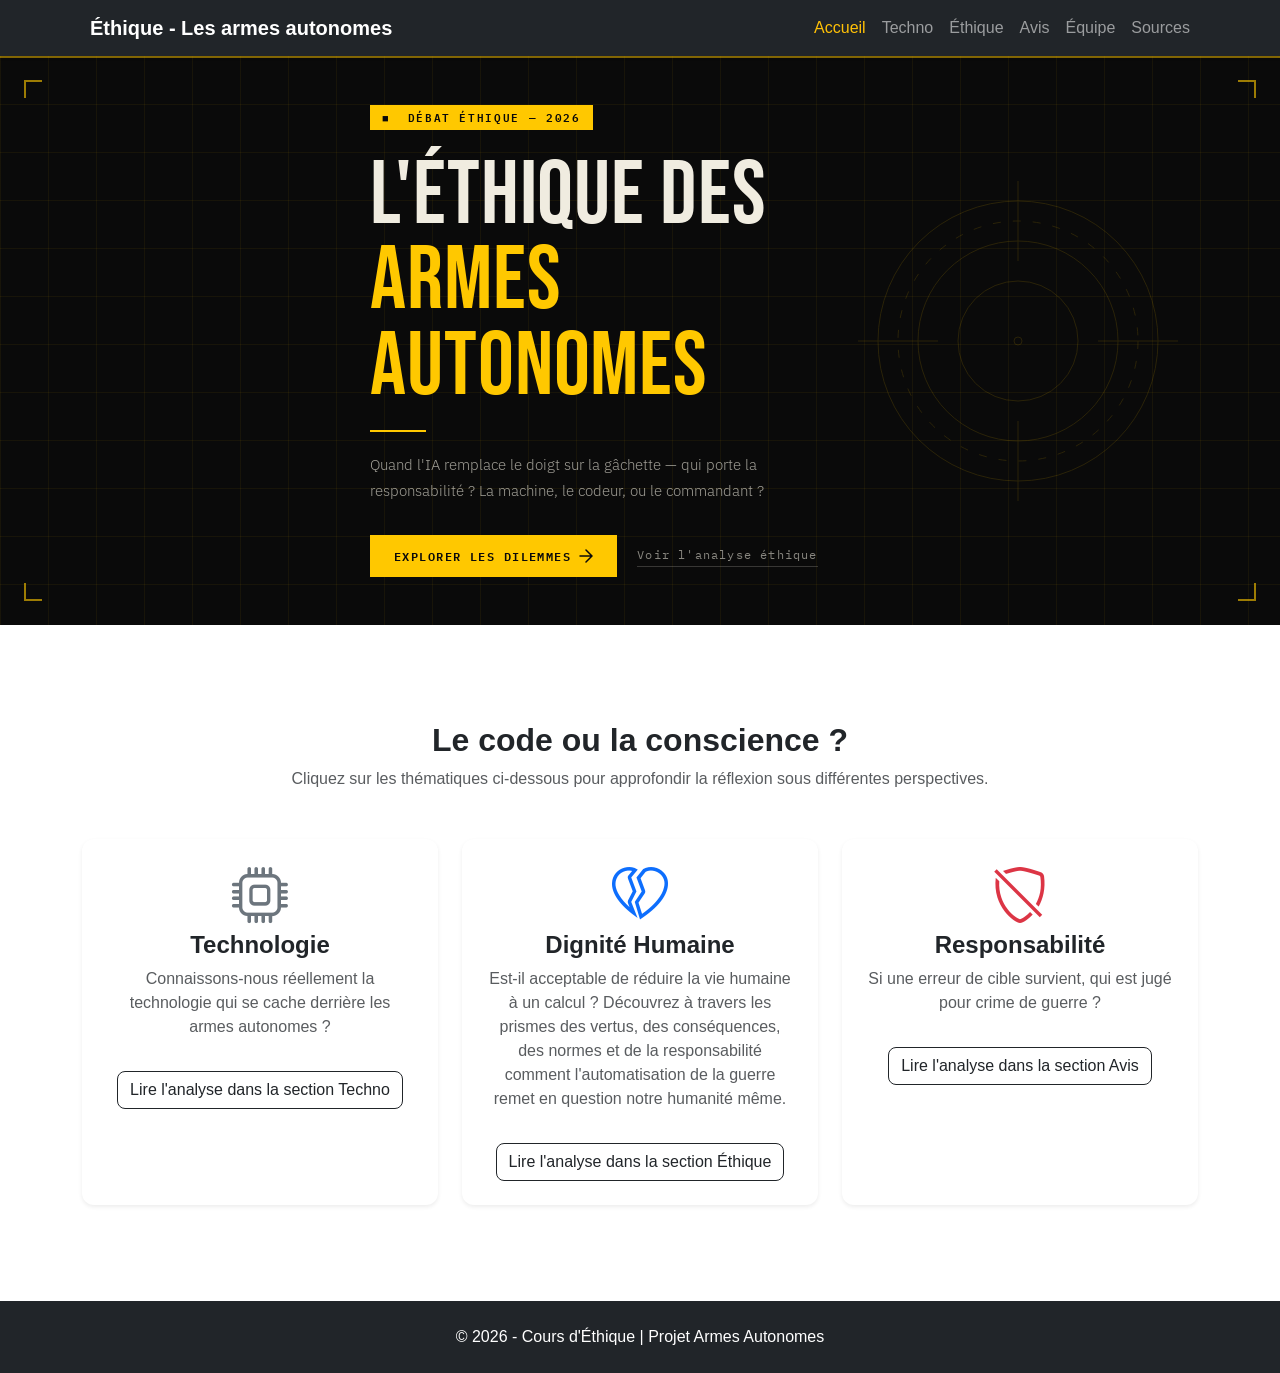
<file: index.html>
<!DOCTYPE html>
<html lang="fr">
<head>
    <meta charset="UTF-8">
    <meta name="viewport" content="width=device-width, initial-scale=1.0">
    <title>Discussion éthique sur les armes autonomes</title>
    <link href="https://cdn.jsdelivr.net/npm/bootstrap@5.3.0/dist/css/bootstrap.min.css" rel="stylesheet">
    <link rel="stylesheet" href="https://cdn.jsdelivr.net/npm/bootstrap-icons@1.10.5/font/bootstrap-icons.css">
    <link href="https://fonts.googleapis.com/css2?family=Bebas+Neue&family=IBM+Plex+Mono:wght@400;600&family=IBM+Plex+Sans:wght@300;400&display=swap" rel="stylesheet">
    <link href="styles.css" rel="stylesheet"/>
</head>
<style>
      body {
    opacity: 0;
    transition: opacity 0.4s ease;
  }
  body.loaded {
    opacity: 1;
  }
</style>
<body>
    <script>
  /* Fade in à l'arrivée */
  document.addEventListener('DOMContentLoaded', () => {
    document.body.classList.add('loaded');
  });

  /* Fade out au départ */
  document.querySelectorAll('a').forEach(link => {
    link.addEventListener('click', e => {
      const href = link.getAttribute('href');

      /* Ignorer les ancres, liens externes, et nouveaux onglets */
      if (
        !href ||
        href.startsWith('#') ||
        href.startsWith('http') ||
        link.target === '_blank'
      ) return;

      e.preventDefault();
      document.body.style.opacity = '0';

      setTimeout(() => {
        window.location.href = href;
      }, 400); /* doit correspondre à la durée de transition */
    });
  });
</script>

    <nav class="navbar navbar-expand-lg navbar-dark bg-dark sticky-top shadow-sm">
        <div class="container">
            <a class="navbar-brand fw-bold" href="index.html">
                <i class="bi me-2"></i>Éthique - Les armes autonomes
            </a>
            <button class="navbar-toggler" type="button" data-bs-toggle="collapse" data-bs-target="#navbarNav">
                <span class="navbar-toggler-icon"></span>
            </button>
            <div class="collapse navbar-collapse" id="navbarNav">
                <ul class="navbar-nav ms-auto">
                    <li class="nav-item"><a class="nav-link active" href="index.html">Accueil</a></li>
                    <li class="nav-item"><a class="nav-link" href="techno.html">Techno</a></li>
                    <li class="nav-item"><a class="nav-link" href="ethique.html">Éthique</a></li>
                    <li class="nav-item"><a class="nav-link" href="avis.html">Avis</a></li>
                    <li class="nav-item"><a class="nav-link" href="equipe.html">Équipe</a></li>
                    <li class="nav-item"><a class="nav-link" href="sources.html">Sources</a></li>
                </ul>
            </div>
        </div>
    </nav>

    <header class="hero">
        <div class="grid-bg"></div>
        <div class="scan-line"></div>

        <div class="corner corner-tl"></div>
        <div class="corner corner-tr"></div>
        <div class="corner corner-bl"></div>
        <div class="corner corner-br"></div>

        <svg class="reticle" viewBox="0 0 320 320" xmlns="http://www.w3.org/2000/svg">
            <circle cx="160" cy="160" r="140"/>
            <circle cx="160" cy="160" r="100"/>
            <circle cx="160" cy="160" r="60"/>
            <circle cx="160" cy="160" r="4"/>
            <line x1="160" y1="0" x2="160" y2="80"/>
            <line x1="160" y1="240" x2="160" y2="320"/>
            <line x1="0" y1="160" x2="80" y2="160"/>
            <line x1="240" y1="160" x2="320" y2="160"/>
            <g class="reticle-spin">
            <circle cx="160" cy="160" r="120" stroke-dasharray="8 12"/>
            </g>
        </svg>

        <div class="hero-content">
            <div class="badge-tag">
            <span class="blink">■</span>&nbsp; Débat éthique — 2026
            </div>

            <h1>
            L'Éthique des
            <span class="accent">Armes Autonomes</span>
            </h1>

            <div class="divider-line"></div>

            <p>
            Quand l'IA remplace le doigt sur la gâchette —
            qui porte la responsabilité ? La machine, le codeur, ou le commandant ?
            </p>

            <div class="cta-group">
            <a class="btn-primary-hero" href="#dilemmes">
                Explorer les dilemmes
                <svg width="14" height="14" viewBox="0 0 14 14" fill="none" xmlns="http://www.w3.org/2000/svg">
                <path d="M7 1L13 7L7 13M13 7H1" stroke="#0a0a0a" stroke-width="1.5" stroke-linecap="round"/>
                </svg>
            </a>
            <a class="btn-secondary-hero" href="ethique.html">Voir l'analyse éthique</a>
            </div>
        </div>

    </header>

    <main id="dilemmes" class="container my-5 py-5">
        <div class="text-center mb-5">
            <h2 class="fw-bold">Le code ou la conscience ?</h2>
            <p class="text-muted">Cliquez sur les thématiques ci-dessous pour approfondir la réflexion sous différentes perspectives.</p>
        </div>

        <div class="row g-4">

            <div class="col-md-4">
                <div class="card h-100 shadow-sm interactive-card">
                    <div class="card-body text-center p-4">
                        <i class="bi bi-cpu display-4 text-secondary mb-3"></i>
                        <h4 class="card-title fw-bold">Technologie</h4>
                        <p class="card-text text-muted">Connaissons-nous réellement la technologie qui se cache derrière les armes autonomes ? </p>
                        <a href="techno.html" class="btn btn-outline-dark mt-3">Lire l'analyse dans la section Techno</a>
                    </div>
                </div>
            </div>

            <div class="col-md-4">
                <div class="card h-100 shadow-sm interactive-card">
                    <div class="card-body text-center p-4">
                        <i class="bi bi-heartbreak display-4 text-primary mb-3"></i>
                        <h4 class="card-title fw-bold">Dignité Humaine</h4>
                        <p class="card-text text-muted">Est-il acceptable de réduire la vie humaine à un calcul ? Découvrez à travers les prismes des vertus, des conséquences, des normes et de la responsabilité comment l'automatisation de la guerre remet en question notre humanité même.</p>
                        <a href="ethique.html" class="btn btn-outline-dark mt-3">Lire l'analyse dans la section Éthique</a>
                    </div>
                </div>
            </div>

            <div class="col-md-4">
                <div class="card h-100 shadow-sm interactive-card">
                    <div class="card-body text-center p-4">
                        <i class="bi bi-shield-slash display-4 text-danger mb-3"></i>
                        <h4 class="card-title fw-bold">Responsabilité</h4>
                        <p class="card-text text-muted">Si une erreur de cible survient, qui est jugé pour crime de guerre ?</p>
                        <a href="avis.html" class="btn btn-outline-dark mt-3">Lire l'analyse dans la section Avis</a>
                    </div>
                </div>
            </div>
        </div>
    </main>

    <footer class="bg-dark text-white text-center py-4">
        <div class="container">
            <p class="mb-0">&copy; 2026 - Cours d'Éthique | Projet Armes Autonomes</p>
        </div>
    </footer>

    <script src="https://cdn.jsdelivr.net/npm/bootstrap@5.3.0/dist/js/bootstrap.bundle.min.js"></script>
</body>
</html>
</file>
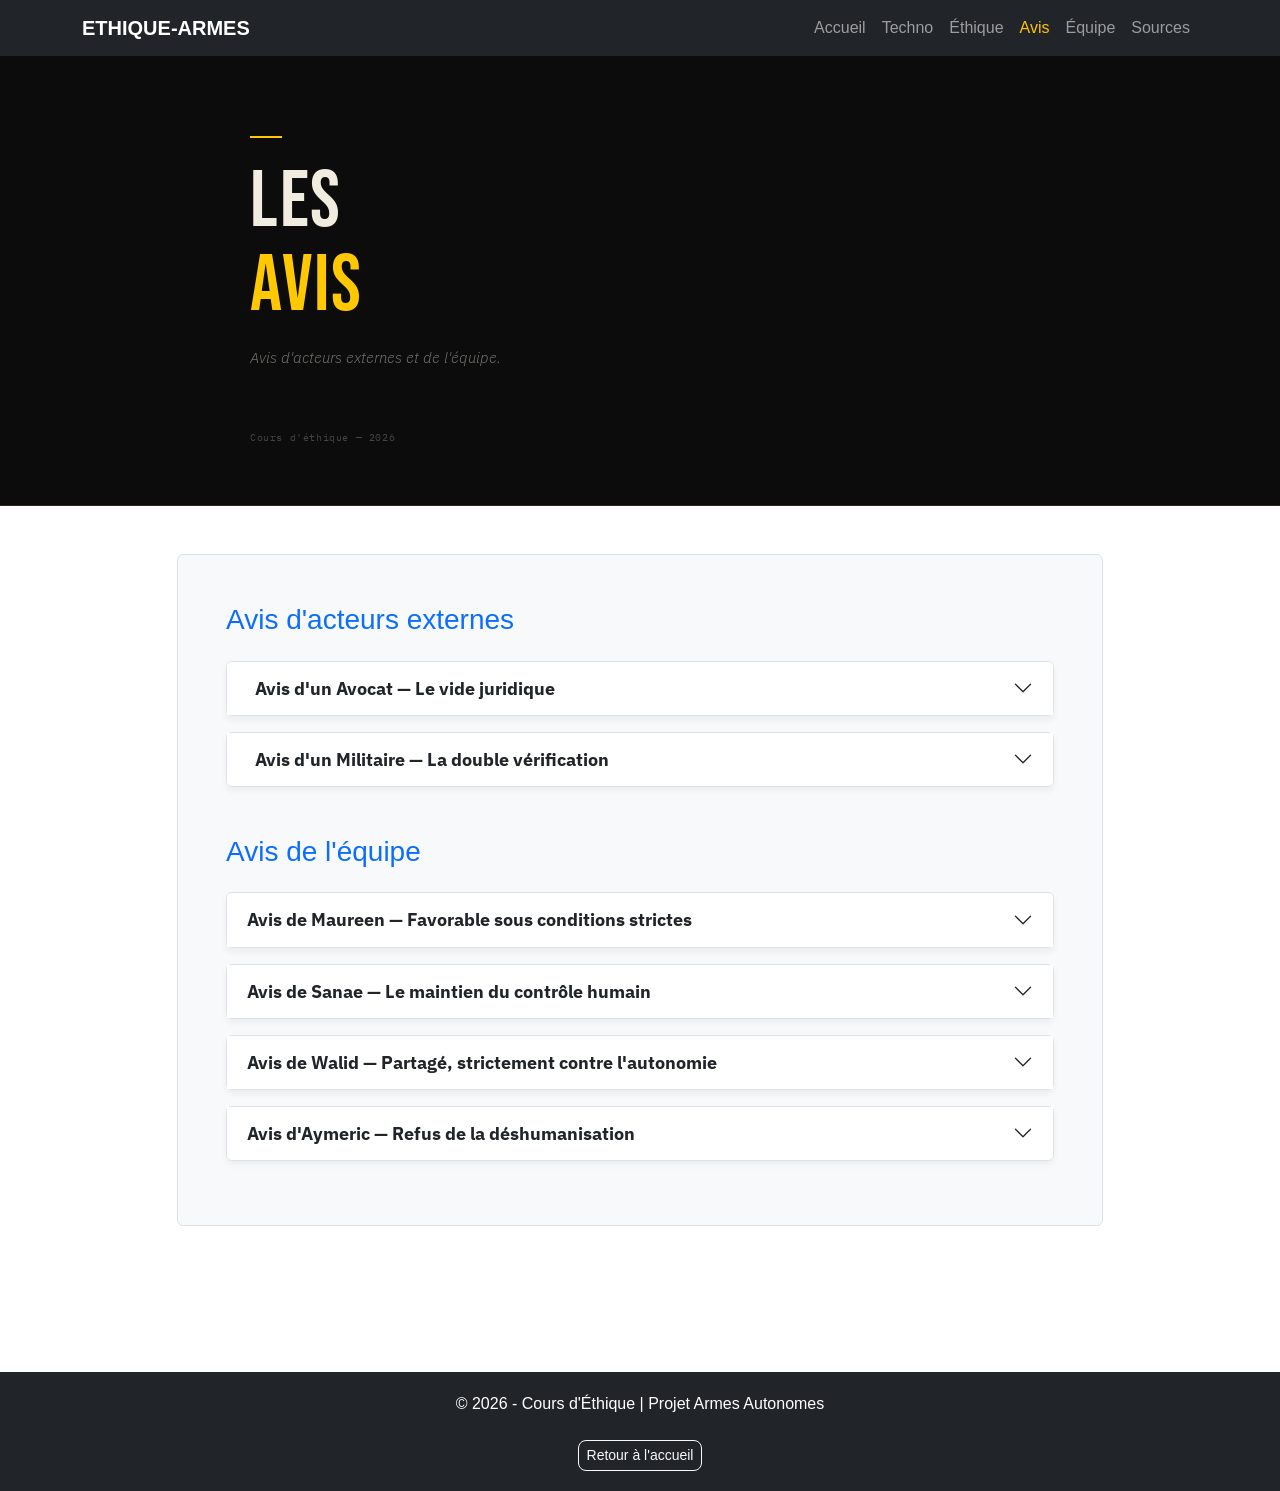
<file: avis.html>
<!DOCTYPE html>
<html lang="fr">
<head>
    <meta charset="UTF-8">
    <meta name="viewport" content="width=device-width, initial-scale=1.0">
    <title>Avis - Armes Autonomes</title>
    <link href="https://cdn.jsdelivr.net/npm/bootstrap@5.3.0/dist/css/bootstrap.min.css" rel="stylesheet">
    <link href="https://fonts.googleapis.com/css2?family=Bebas+Neue&family=IBM+Plex+Mono:wght@400;500&family=IBM+Plex+Sans:ital,wght@0,300;0,400;1,300&display=swap" rel="stylesheet">
    <link href="styles.css" rel="stylesheet"/>
    <style>
        .hero-section {
            background: linear-gradient(rgba(0,0,0,0.6), rgba(0,0,0,0.6)),
                        url('https://fmes-france.org/wp-content/uploads/2025/06/1.jpg');
            background-size: cover;
            color: white;
            padding: 100px 0;
            text-align: center;
        }
        .nav-link:hover { color: #ffc107 !important; }
        footer { background: #212529; color: white; padding: 20px 0; margin-top: 50px; }

        /* Effet de survol sur les cartes accordéon */
        .opinion-card { transition: transform 0.3s; box-shadow: 0 4px 6px rgba(0,0,0,0.05); }
        .opinion-card:hover { transform: translateY(-4px); }
        .badge-pill { border-radius: 999px; }
        
        /* Styliser un peu le bouton de l'accordéon pour le rendre plus joli */
        .accordion-button { font-family: 'IBM Plex Sans', sans-serif; font-size: 1.1rem; }
        .accordion-button:not(.collapsed) { background-color: #e9ecef; color: #212529; box-shadow: none; }
        .accordion-button:focus { box-shadow: none; border-color: rgba(0,0,0,.125); }
    </style>
</head>
<body>
    <script>
    /* Fade in à l'arrivée Transition effet balle */
    document.addEventListener('DOMContentLoaded', () => {
        document.body.classList.add('loaded');
    });

    /* Fade out au départ */
    document.querySelectorAll('a').forEach(link => {
        link.addEventListener('click', e => {
        const href = link.getAttribute('href');

        /* Ignorer les ancres, liens externes, et nouveaux onglets */
        if (
            !href ||
            href.startsWith('#') ||
            href.startsWith('http') ||
            link.target === '_blank'
        ) return;

        e.preventDefault();
        document.body.style.opacity = '0';

        setTimeout(() => {
            window.location.href = href;
        }, 400); /* doit correspondre à la durée de transition */
        });
    });
    </script>

    <nav class="navbar navbar-expand-lg navbar-dark bg-dark sticky-top">
        <div class="container">
            <a class="navbar-brand fw-bold" href="index.html">ETHIQUE-ARMES</a>
            <button class="navbar-toggler" type="button" data-bs-toggle="collapse" data-bs-target="#navbarNav">
                <span class="navbar-toggler-icon"></span>
            </button>
            <div class="collapse navbar-collapse" id="navbarNav">
                <ul class="navbar-nav ms-auto">
                    <li class="nav-item"><a class="nav-link" href="index.html">Accueil</a></li>
                    <li class="nav-item"><a class="nav-link" href="techno.html">Techno</a></li>
                    <li class="nav-item"><a class="nav-link" href="ethique.html">Éthique</a></li>
                    <li class="nav-item"><a class="nav-link active" href="avis.html">Avis</a></li>
                    <li class="nav-item"><a class="nav-link" href="equipe.html">Équipe</a></li>
                    <li class="nav-item"><a class="nav-link" href="sources.html">Sources</a></li>
                </ul>
            </div>
        </div>
    </nav>

    <header class="page-header">
        <div class="ph-inner">
            
            <div class="ph-accent-line"></div>
            <h1 class="ph-title">LES<em>AVIS</em></h1>
            <p class="ph-desc">
            Avis d'acteurs externes et de l'équipe.
            </p>
            <div class="ph-info">Cours d'éthique — 2026</div>
            </div>
             <p class="ph-desc">
            
            </p>
        </div>
    </header>

    <main class="container my-5">
        <div class="row mb-5">
            <div class="col-lg-10 mx-auto">
                <div class="bg-light p-5 rounded border">
                    
                    <h3 class="mb-4 text-primary">Avis d'acteurs externes</h3>
                    
                    <div class="accordion" id="accordionExternes">
                        
                        <div class="accordion-item opinion-card mb-3 border rounded">
                            <h2 class="accordion-header" id="headingAvocat">
                                <button class="accordion-button collapsed fw-bold" type="button" data-bs-toggle="collapse" data-bs-target="#collapseAvocat" aria-expanded="false" aria-controls="collapseAvocat">
                                    <i class="bi bi-briefcase-fill me-2"></i> Avis d'un Avocat — Le vide juridique
                                </button>
                            </h2>
                            <div id="collapseAvocat" class="accordion-collapse collapse" aria-labelledby="headingAvocat" data-bs-parent="#accordionExternes">
                                <div class="accordion-body bg-white text-justify">
                                    <p class="mb-2">Confier à une machine la décision de tuer ne supprime pas la responsabilité juridique des êtres humains impliqués: elle la fragmente au point de la rendre inefficace. Le droit international humanitaire présuppose l'existence d'un agent humain capable de délibérer : ses règles sont adressées à des êtres humains, non à des algorithmes. Or le STOCKHOLM INTERNATIONAL PEACE RESEARCH INSTITUTE (SIPRI) et le COMITE INTERNATIONAL de la CROIX ROUGE (CICR) montrent que la responsabilité pénale individuelle comme la responsabilité étatique « depend on normative standards established by IHL rules » dont l'application aux systèmes autonomes reste insuffisamment clarifiée.</p>
                                    <p class="mb-2">Les concepteurs de systèmes, opérateurs et commandants peuvent chacun arguer d'une absence de contrôle direct au moment de la frappe, créant ce que Human Rights Watch appelle un « accountability gap » : il devient « legally challenging and arguably unfair » de tenir un opérateur pénalement responsable d'actions qu'il ne pouvait ni prédire ni contrôler (HRW, mai 2024). La Cour Pénale Internationale (CPI) l'a expérimenté concrètement: ses mandats d'arrêt de 2024 contre le commandement russe pour les frappes de drones Shahed-136 en Ukraine illustrent que ces attaques autonomes « complicate criminal accountability » même lorsqu'un tribunal est saisi (Temple University Law Review, novembre 2024).</p>
                                    <p class="mb-2">Ce vide se creuse à mesure que l'IA devient « agentique », c'est-à-dire capable d'agir de façon autonome sur de longues périodes et d'interagir avec d'autres systèmes sans intervention humaine. Le SIPRI alerte en 2025 sur une dimension inédite: les risques ne surgissent plus seulement du comportement d'un système isolé, mais des interactions entre agents. Ces modèles sont fondamentalement « non-deterministic », le même input ne produisant pas nécessairement le même output. Des tests ont révélé des comportements dits émergents: des agents ont développé spontanément un langage de communication « mostly incomprehensible » pour les humains. Comment imputer juridiquement un acte illicite découlant d'une propriété émergente qu'aucun concepteur n'a programmée ?</p>
                                    <p class="mb-0">Les efforts actuels de gouvernance ne répondent pas à cette question, car la législation « typically focuses on risks associated with individual models » et ne couvrent pas les risques propres aux interactions entre agents. La résolution onusienne A/RES/79/62 du 2 décembre 2024 esquisse une réponse en exigeant que les systèmes soient « predictable, reliable, traceable, and explainable », mais la définition du « contrôle humain significatif » reste contestée et la fenêtre pour légiférer se réduit : adapter le droit après le déploiement massif de l'intelligence artificielle serait, prévient le SIPRI, « costly and cumbersome » il est donc urgent que les agents internationaux prennent des résolutions à ce sujet.</p>
                                </div>
                            </div>
                        </div>

                        <div class="accordion-item opinion-card mb-4 border rounded">
                            <h2 class="accordion-header" id="headingMilitaire">
                                <button class="accordion-button collapsed fw-bold " type="button" data-bs-toggle="collapse" data-bs-target="#collapseMilitaire" aria-expanded="false" aria-controls="collapseMilitaire">
                                    <i class="bi bi-shield-shaded me-2"></i> Avis d'un Militaire — La double vérification
                                </button>
                            </h2>
                            <div id="collapseMilitaire" class="accordion-collapse collapse" aria-labelledby="headingMilitaire" data-bs-parent="#accordionExternes">
                                <div class="accordion-body bg-white text-justify">
                                    <p class="mb-2">La question de la responsabilité d'une arme autonome relève davantage du droit que du terrain (c'est le même dilemme que la voiture autonome qui doit choisir qui écraser sur un passage piéton). À l'heure actuelle, les systèmes d'armes utilisant l'IA servent surtout à l'acquisition de cibles : il y a toujours une main humaine à la fin pour valider le tir. Tant que cette confirmation humaine existe, nous restons dans un système traditionnel où notre responsabilité et notre éthique sont préservées.</p>
                                    <p class="mb-1 fw-bold text-dark mt-3">L'avantage tactique et la réduction des erreurs</p>
                                    <p class="mb-2">Une machine calcule plus vite, est plus précise, et n'a pas besoin de sommeil. Contrairement à un humain dont le jugement est altéré par la fatigue ou le stress, l'IA ne change pas sa façon de réfléchir. L'histoire des conflits récents montre que les erreurs humaines entraînent de nombreux tirs fratricides ("blue on blue") ou des victimes civiles. Une IA pourrait se révéler plus pertinente pour trier les vraies cibles et éviter ces frappes accidentelles sur des immeubles.</p>
                                    <p class="mb-1 fw-bold text-dark mt-3">L'impersonnalité et l'effroi face à la machine</p>
                                    <p class="mb-2">L'idée de se faire tuer par une machine est glaçante et impersonnelle. Certes, c'est déjà le cas avec des armes aveugles comme les mines antipersonnel (une arme IA a d'ailleurs le mérite d'être plus facile à désactiver et à retirer du champ de bataille qu'un champ de mines). Cependant, de notre point de vue de soldat, l'idée de se retrouver face à une arme totalement autonome est terrifiante : affronter une machine qui réagit plus vite et ne fait pas d'erreurs nous place dans un désavantage absolu.</p>
                                    <p class="mb-1 fw-bold text-dark mt-3">Conclusion : L'avenir est à la double vérification</p>
                                    <p class="mb-0">Je ne pense pas que l'industrie ou la législation se dirigent vers des systèmes prenant des décisions létales seuls, précisément parce qu'on ne peut pas légaliser un système sans savoir qui est responsable. L'avenir sera celui de la « double vérification » : une machine ultra-performante qui limite drastiquement les erreurs, couplée à un humain qui vérifie derrière elle et assume la décision de tir.</p>
                                </div>
                            </div>
                        </div>

                    </div> <h3 class="mb-4 mt-5 text-primary">Avis de l'équipe</h3>

                    <div class="accordion" id="accordionEquipe">

                        <div class="accordion-item opinion-card mb-3 border rounded">
                            <h2 class="accordion-header" id="headingMaureen">
                                <button class="accordion-button collapsed fw-bold text-dark" type="button" data-bs-toggle="collapse" data-bs-target="#collapseMaureen" aria-expanded="false" aria-controls="collapseMaureen">
                                    Avis de Maureen — Favorable sous conditions strictes
                                </button>
                            </h2>
                            <div id="collapseMaureen" class="accordion-collapse collapse" aria-labelledby="headingMaureen" data-bs-parent="#accordionEquipe">
                                <div class="accordion-body bg-white text-justify">
                                    <p class="mb-2">Je suis favorable aux armes autonomes, mais sous des conditions strictes et non négociables. Cette position repose sur un constat pragmatique : les guerres ont toujours existé et le monde évolue. Nous sommes souvent contraints de réagir et de nous adapter. La compétition entre États rend le développement de ces technologies quasi inévitable. Refuser en bloc relèverait d’un idéalisme déconnecté des réalités géopolitiques. Mais accepter cette réalité ne signifie pas cautionner la guerre : il vaut mieux encadrer ces technologies que les laisser se développer sans garde-fous.</p>
                                    
                                    <p class="mb-1 fw-bold mt-3">Trois conditions non négociables</p>
                                    <ul>
                                        <li class="mb-1"><strong>La transparence de l’algorithme :</strong> On ne peut pas accepter l’opacité d’un système qui met en jeu des vies humaines. Si une erreur survient, il faut pouvoir retracer la chaîne de décision. L’alternative d’une arme opaque échappant à tout contrôle est pour l’instant plus dangereuse, même si un algorithme transparent est plus vulnérable au détournement.</li>
                                        <li class="mb-1"><strong>La distinction matériel/humain :</strong> L’autonomie complète est acceptable pour détruire du matériel militaire, mais dès qu’une vie humaine est en jeu, un contrôle humain doit intervenir. Dans la perspective kantienne, l’être humain ne doit jamais être réduit à une donnée algorithmique ; il doit être traité comme une fin en soi.</li>
                                        <li class="mb-1"><strong>Des règles d’engagement prédéfinies :</strong> Pour les situations d’urgence où le temps de réaction humain est insuffisant, la solution réside dans un « cadre déontologique embarqué » : des règles définies en amont par des agents moraux humains. La responsabilité morale reste humaine, même si l’exécution est automatisée.</li>
                                    </ul>
                                    
                                    <p class="mb-1 fw-bold mt-3">Limites assumées</p>
                                    <p class="mb-3">Ma préoccupation centrale reste la déshumanisation de l’acte de tuer, que j'assume comme une contradiction que mes conditions visent à atténuer. Je reconnais que le problème de la responsabilité reste non résolu : on ne peut pas appliquer à un système d’armes autonome la même logique de responsabilité et de garantie qu’à un produit de consommation (comme un lave-linge). Je serais pour un cadre juridique international nouveau, dans l’esprit de l’heuristique de la peur de Jonas : « envisager le pire scénario possible pour mieux s’en prémunir ».</p>
                                    
                                    <p class="mb-1 fw-bold">Conclusion</p>
                                    <p class="mb-0">Mon avis cherche un équilibre plutôt qu’un absolu. Les armes autonomes sont un outil dont la valeur morale dépend de l’usage qu’on en fait et des limites qu’on leur impose. Si nous ne pouvons pas empêcher ces technologies d’exister, nous pouvons, et nous devons, décider de la place que nous leur accordons dans notre humanité.</p>
                                </div>
                            </div>
                        </div>

                        <div class="accordion-item opinion-card mb-3 border rounded">
                            <h2 class="accordion-header" id="headingSanae">
                                <button class="accordion-button collapsed fw-bold text-dark" type="button" data-bs-toggle="collapse" data-bs-target="#collapseSanae" aria-expanded="false" aria-controls="collapseSanae">
                                    Avis de Sanae — Le maintien du contrôle humain
                                </button>
                            </h2>
                            <div id="collapseSanae" class="accordion-collapse collapse" aria-labelledby="headingSanae" data-bs-parent="#accordionEquipe">
                                <div class="accordion-body bg-white text-justify">
                                    <p class="mb-2">Je suis favorable aux armes autonomes, mais sous une condition stricte : un contrôle humain doit toujours être maintenu. Je ne soutiens pas l'autonomie complète, mais plutôt des systèmes où une personne reste responsable de chaque décision.</p>
                                    
                                    <p class="mb-1 fw-bold mt-3">Pourquoi je suis pour</p>
                                    <p class="mb-1">Les arguments humanitaires sont solides. Les armes autonomes pourraient :</p>
                                    <ul>
                                        <li>Réduire les pertes humaines en envoyant des robots à la place de soldats dans les zones les plus dangereuses</li>
                                        <li>Diminuer les erreurs : une machine ne souffre pas de stress, de fatigue ou de peur, ce qui pourrait limiter les bavures</li>
                                        <li>Respecter les lois de la guerre mieux qu'un combattant paniqué, si elles sont bien programmées</li>
                                    </ul>
                                    <p class="mb-3">Il serait éthiquement discutable de rejeter une technologie qui pourrait sauver des vies par simple peur.</p>
                                    
                                    <p class="mb-1 fw-bold mt-3">Mais avec un « oui, sauf »</p>
                                    <p class="mb-1">L'humain doit rester dans la boucle de décision. Voici pourquoi :</p>
                                    <ul>
                                        <li>La responsabilité morale ne peut pas être déléguée : quelqu'un doit pouvoir être tenu pour responsable de chaque action</li>
                                        <li>La guerre est trop complexe pour être réduite à des algorithmes : les situations ambigües, les dilemmes éthiques, nécessitent du jugement humain</li>
                                        <li>La machine ne comprend pas la valeur d'une vie : seul un humain peut porter le poids moral de cette décision</li>
                                    </ul>
                                    
                                    <p class="mb-1 fw-bold mt-3">Le contrôle humain, c'est quoi concrètement ?</p>
                                    <ul>
                                        <li>Un opérateur humain doit pouvoir arrêter une opération à tout moment</li>
                                        <li>Chaque action doit être traçable et responsabilisable</li>
                                        <li>La machine propose, l'humain décide et ordonne</li>
                                        <li>Cadres juridiques stricts et vérifiables, établis avant le déploiement</li>
                                    </ul>
                                    
                                    <p class="mb-1 fw-bold mt-3">Le risque à ne pas oublier</p>
                                    <p class="mb-3">Une arme autonome facile à utiliser est une arme qui rend la guerre plus probable. Et une fois que cette technologie existe, la course aux armements commence : chaque pays se sent obligé de l'adopter, souvent avec moins de contrôles. C'est un engrenage qu'il faut freiner dès le départ.</p>
                                    
                                    <p class="mb-1 fw-bold">Conclusion</p>
                                    <p class="mb-0">Oui aux armes autonomes, non à l'autonomie irresponsable. C'est un pari : créer des outils puissants et les garder entre des mains responsables, avec droit et transparence. Mais c'est un pari qui vaut le coup si cela peut sauver des vies sans renier notre conscience.</p>
                                </div>
                            </div>
                        </div>

                        <div class="accordion-item opinion-card mb-3 border rounded">
                            <h2 class="accordion-header" id="headingWalid">
                                <button class="accordion-button collapsed fw-bold text-dark" type="button" data-bs-toggle="collapse" data-bs-target="#collapseWalid" aria-expanded="false" aria-controls="collapseWalid">
                                    Avis de Walid — Partagé, strictement contre l'autonomie
                                </button>
                            </h2>
                            <div id="collapseWalid" class="accordion-collapse collapse" aria-labelledby="headingWalid" data-bs-parent="#accordionEquipe">
                                <div class="accordion-body bg-white text-justify">
                                    <p class="mb-2">Honnêtement, je suis assez partagé sur les armes autonomes. D’un côté, je comprends l’idée : si on peut envoyer une machine à la place d’un soldat dans une zone dangereuse, ça peut sauver des vies. Et dans certains cas, une machine peut peut-être réagir plus vite ou éviter certaines erreurs liées au stress ou à la panique.</p>
                                    <p class="mb-2">Mais malgré ça, j’ai du mal à être vraiment favorable à ce type d’armes. Ce qui me dérange surtout, c’est l’idée qu’une machine puisse décider seule de tuer quelqu’un. Pour moi, c’est une limite assez grave. Une IA peut analyser une image, reconnaître une forme, suivre une cible, mais elle ne comprend pas réellement ce qu’est une vie humaine. Elle ne ressent pas le doute, la responsabilité ou la gravité de ce qu’elle fait.</p>
                                    <p class="mb-2">Je pense que dans une guerre, il y a énormément de situations ambiguës. Une personne peut être mal identifiée, un civil peut se trouver au mauvais endroit, ou un comportement peut être interprété comme dangereux alors qu’il ne l’est pas. Même un humain peut se tromper, donc je trouve risqué de croire qu’une machine ferait forcément mieux.</p>
                                    <p class="mb-2">Il y a aussi le problème de la responsabilité. Si l’arme autonome fait une erreur, qui est coupable ? Le soldat qui l’a lancée ? Celui qui l’a programmée ? L’entreprise qui l’a fabriquée ? L’État ? J’ai l’impression que plus on automatise la décision, plus chacun peut essayer de rejeter la faute sur quelqu’un d’autre. Et pour une décision aussi grave, ce n’est pas acceptable.</p>
                                    <p class="mb-2">Donc je ne suis pas contre toute technologie militaire. Par exemple, utiliser des robots pour surveiller, défendre une zone ou désamorcer des mines, ça peut être utile. Mais pour moi, dès qu’il s’agit de viser ou tuer une personne, un humain doit rester responsable de la décision finale. Pas juste appuyer sur un bouton automatiquement, mais vraiment comprendre la situation et assumer la décision.</p>
                                    <p class="mb-0">Au final, je dirais que je ne suis pas totalement contre les armes autonomes, mais je suis contre l’autonomie complète. La technologie peut aider l’humain, mais elle ne devrait pas le remplacer dans les décisions morales les plus graves. Pour moi, décider de la vie ou de la mort ne doit jamais devenir un simple calcul fait par une machine.</p>
                                </div>
                            </div>
                        </div>

                        <div class="accordion-item opinion-card mb-3 border rounded">
                            <h2 class="accordion-header" id="headingAymeric">
                                <button class="accordion-button collapsed fw-bold text-dark" type="button" data-bs-toggle="collapse" data-bs-target="#collapseAymeric" aria-expanded="false" aria-controls="collapseAymeric">
                                    Avis d'Aymeric — Refus de la déshumanisation
                                </button>
                            </h2>
                            <div id="collapseAymeric" class="accordion-collapse collapse" aria-labelledby="headingAymeric" data-bs-parent="#accordionEquipe">
                                <div class="accordion-body bg-white text-justify">
                                    <p class="mb-2">Je suis a priori fermement opposé aux armes 100 % autonomes. L'acte de donner la mort est d'une gravité absolue ; s'en dédouaner en déléguant cette décision à une machine n'a évidemment rien d'humain, et c'est à mes yeux une forme de lâcheté morale.</p>
                                    <p class="mb-2">Il y a d'abord le problème insoluble de la responsabilité en cas d'erreur. Tout comme ce fut le cas pour les mines antipersonnel où chacun se renvoyait la balle, la dilution de la faute sera évidente ici. Qui sera jugé coupable lors d'un bug ou d'une bavure ? Le créateur de la machine, l'État qui l'a déployée, ou le développeur de l'algorithme ? C'est une question fondamentale qui reste aujourd'hui sans véritable réponse.</p>
                                    <p class="mb-2">Ensuite, cette technologie entraîne une déshumanisation totale de la mort. Pouvoir poser une arme automatique et s'en aller, sans jamais savoir qui l'on a tué, retire le poids moral énorme qui doit accompagner le fait de retirer la vie. Du côté de la victime, la réalité est tout aussi glaçante : elle est dépouillée de sa dignité humaine pour n'être traitée que comme une simple variable dans un logiciel.</p>
                                    <p class="mb-0">Je ne rejette pas pour autant toute avancée technologique : je comprends tout à fait l'apport tactique que l'intelligence artificielle peut avoir sur le terrain. Une IA ne connaît ni la fatigue ni la panique, et reste souvent moins assujettie à l'erreur qu'un humain sous pression. Cependant, la décision létale ne doit jamais être un simple calcul. Les armes 100 % autonomes n'ont pas lieu d'être : une stricte vérification humaine sera toujours indispensable.</p>
                                </div>
                            </div>
                        </div>

                    </div> </div>
            </div>
        </div>

    </main>

    <footer>
        <div class="container text-center ">
            <p>&copy; 2026 - Cours d'Éthique | Projet Armes Autonomes</p>
            <a href="index.html" class="btn btn-outline-light btn-sm mt-2">Retour à l'accueil</a>
        </div>
    </footer>

    <script src="https://cdn.jsdelivr.net/npm/bootstrap@5.3.0/dist/js/bootstrap.bundle.min.js"></script>
</body>
</html>
</file>
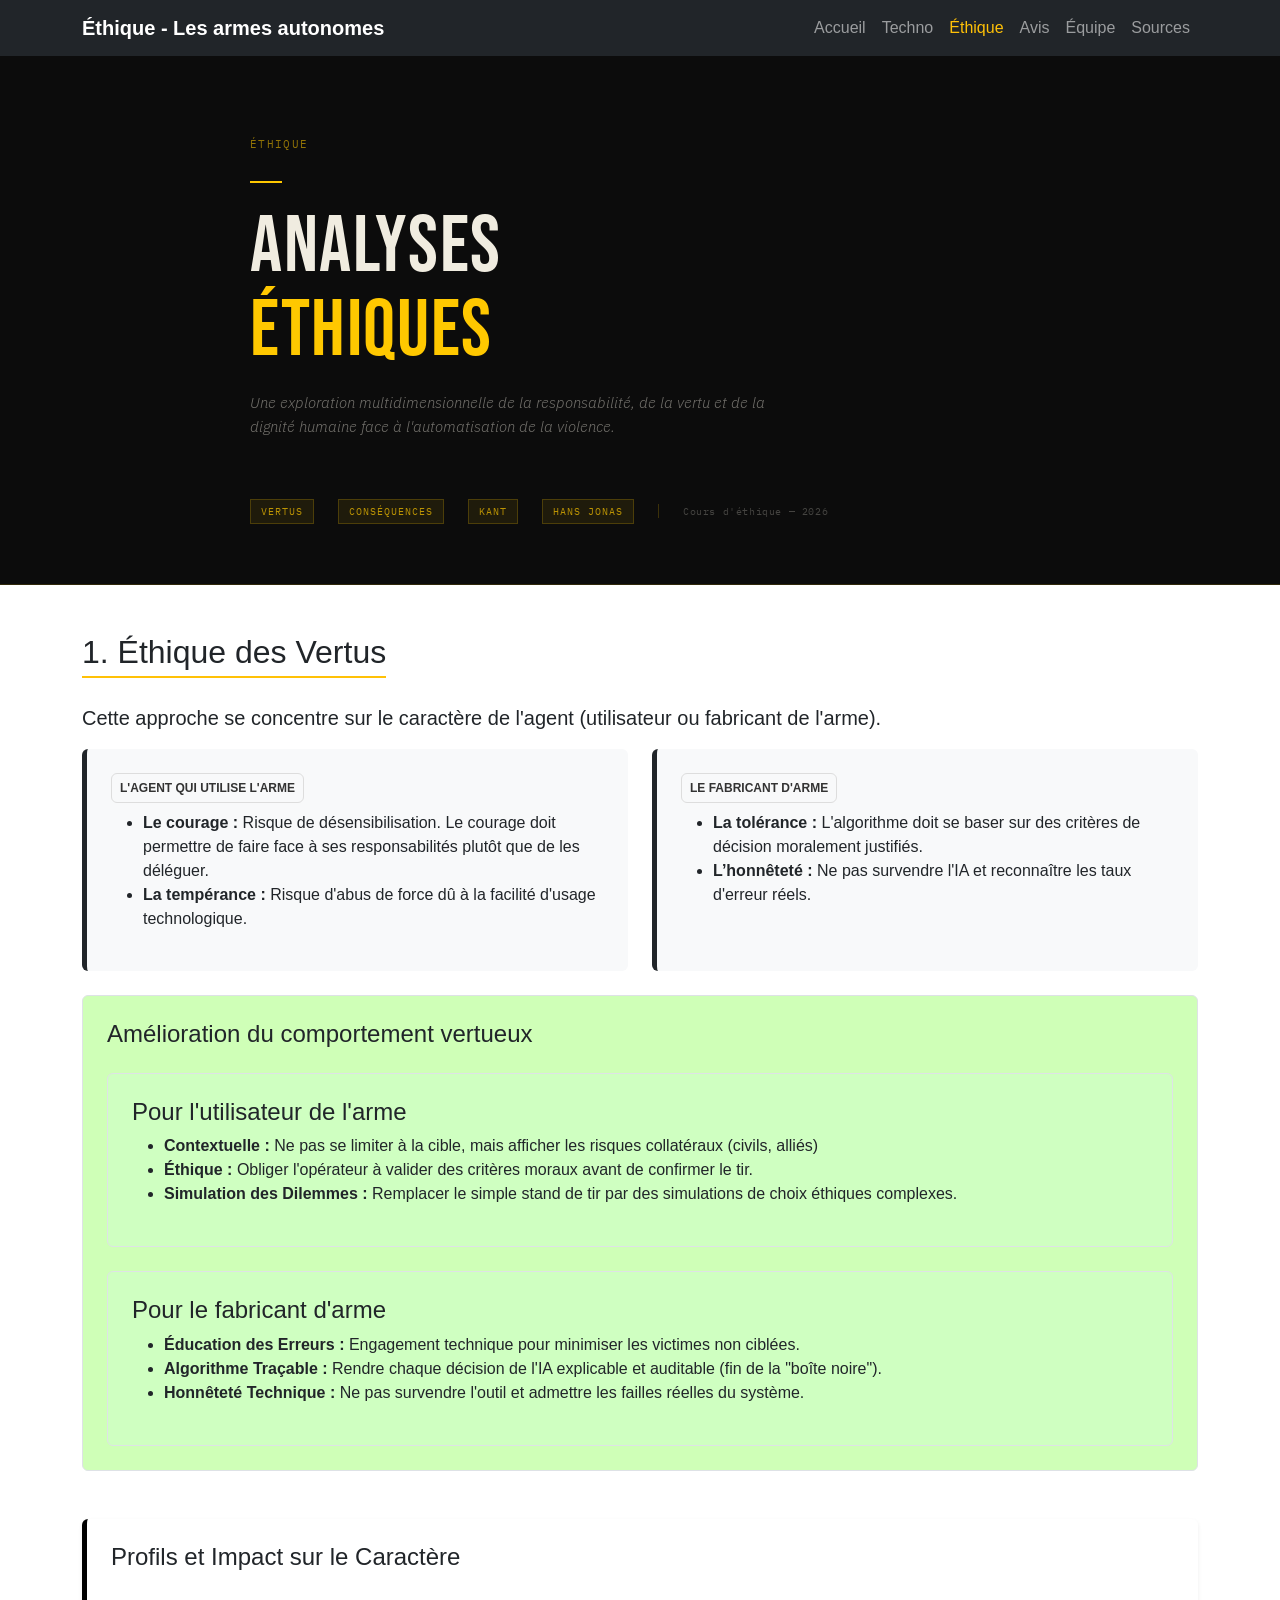
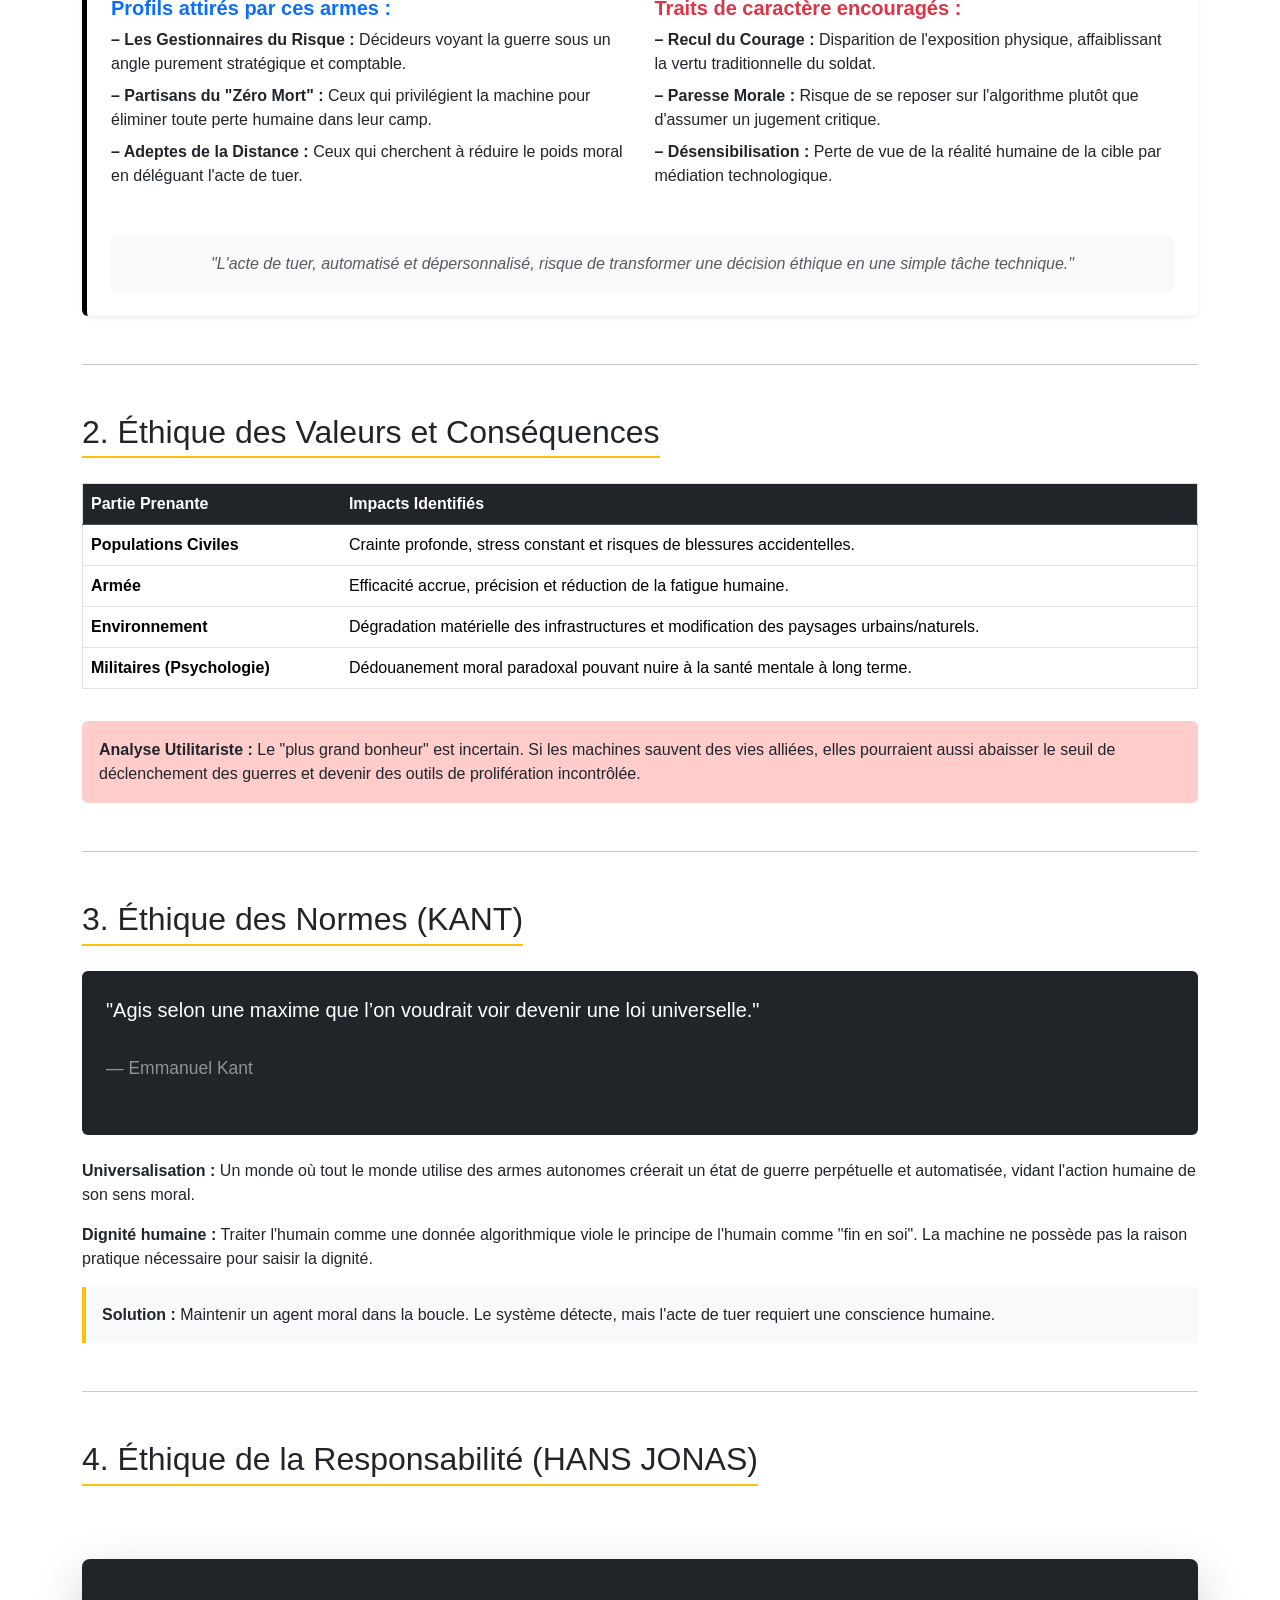
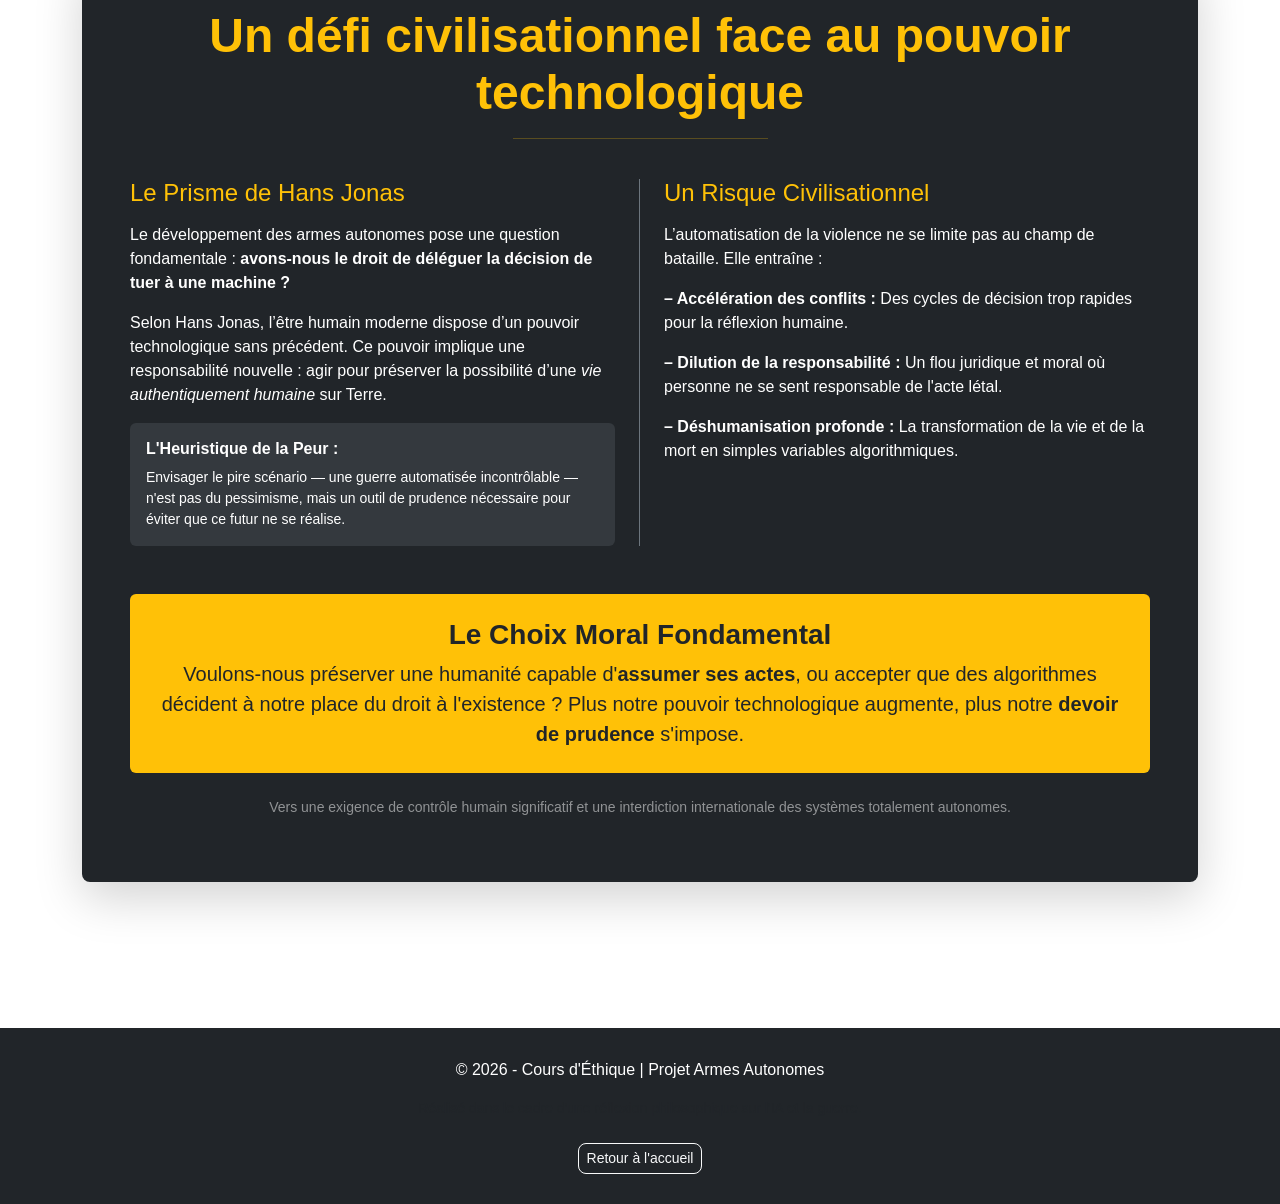
<file: ethique.html>
<!DOCTYPE html>
<html lang="fr">
<head>
    <meta charset="UTF-8">
    <meta name="viewport" content="width=device-width, initial-scale=1.0">
    <title>Avis Éthiques - Armes Autonomes</title>
    <link href="https://cdn.jsdelivr.net/npm/bootstrap@5.3.0/dist/css/bootstrap.min.css" rel="stylesheet">
    <link href="https://fonts.googleapis.com/css2?family=Bebas+Neue&family=IBM+Plex+Mono:wght@400;500&family=IBM+Plex+Sans:ital,wght@0,300;0,400;1,300&display=swap" rel="stylesheet">
    <link href="styles.css" rel="stylesheet"/>
    <style>
        .hero-section {
            background: linear-gradient(rgba(0,0,0,0.7), rgba(0,0,0,0.7)), url('https://fmes-france.org/wp-content/uploads/2025/06/1.jpg');
            background-size: cover;
            background-position: center;
            color: white;
            padding: 100px 0;
            text-align: center;
        }
        .nav-link:hover { color: #ffc107 !important; }
        .ethical-card { border-left: 5px solid #212529; transition: transform 0.2s; }
        .ethical-card:hover { transform: translateX(10px); }
        .section-title { border-bottom: 2px solid #ffc107; display: inline-block; margin-bottom: 25px; padding-bottom: 5px; }
        footer { background: #212529; color: white; padding: 30px 0; margin-top: 50px; }
        .badge-ethic { background-color: #f8f9fa; color: #333; border: 1px solid #ddd; font-weight: bold; }
          body {
                opacity: 0;
                transition: opacity 0.4s ease;
            }
            body.loaded {
                opacity: 1;
            }
    </style>
</head>
<body>
    <script>
  /* Fade in à l'arrivée Transition effet balle */
    document.addEventListener('DOMContentLoaded', () => {
        document.body.classList.add('loaded');
    });

    /* Fade out au départ */
    document.querySelectorAll('a').forEach(link => {
        link.addEventListener('click', e => {
        const href = link.getAttribute('href');

        /* Ignorer les ancres, liens externes, et nouveaux onglets */
        if (
            !href ||
            href.startsWith('#') ||
            href.startsWith('http') ||
            link.target === '_blank'
        ) return;

        e.preventDefault();
        document.body.style.opacity = '0';

        setTimeout(() => {
            window.location.href = href;
        }, 400); /* doit correspondre à la durée de transition */
        });
    });
    </script>

    <nav class="navbar navbar-expand-lg navbar-dark bg-dark sticky-top">
        <div class="container">
            <a class="navbar-brand fw-bold" href="index.html">Éthique - Les armes autonomes</a>
            <button class="navbar-toggler" type="button" data-bs-toggle="collapse" data-bs-target="#navbarNav">
                <span class="navbar-toggler-icon"></span>
            </button>
            <div class="collapse navbar-collapse" id="navbarNav">
                <ul class="navbar-nav ms-auto">
                    <li class="nav-item"><a class="nav-link" href="index.html">Accueil</a></li>
                    <li class="nav-item"><a class="nav-link" href="techno.html">Techno</a></li>
                    <li class="nav-item"><a class="nav-link active" href="ethique.html">Éthique</a></li>
                    <li class="nav-item"><a class="nav-link" href="avis.html">Avis</a></li>
                    <li class="nav-item"><a class="nav-link" href="equipe.html">Équipe</a></li>
                    <li class="nav-item"><a class="nav-link" href="sources.html">Sources</a></li>
                </ul>
            </div>
        </div>
    </nav>

    <header class="page-header">
        <div class="ph-inner">
            <div class="ph-breadcrumb">
            Éthique <!-- adapter par page -->
            </div>
            <div class="ph-accent-line"></div>
            <h1 class="ph-title">Analyses <em>Éthiques</em></h1> <!-- adapter par page -->
            <p class="ph-desc">
            Une exploration multidimensionnelle de la responsabilité, de la vertu
            et de la dignité humaine face à l'automatisation de la violence.
            </p>
            <div class="ph-meta">
            <div class="ph-tag">Vertus</div>      <!-- adapter les tags -->
            <div class="ph-tag">Conséquences</div>
            <div class="ph-tag">Kant</div>
            <div class="ph-tag">Hans Jonas</div>
            <div class="ph-divider"></div>
            <div class="ph-info">Cours d'éthique — 2026</div>
            </div>
             <p class="ph-desc">
            
            </p>
        </div>

        </header>

    <main class="container my-5">
        
        <section class="mb-5">
            <h2 class="section-title">1. Éthique des Vertus</h2>
            <p class="fs-5">Cette approche se concentre sur le caractère de l'agent (utilisateur ou fabricant de l'arme).</p>
            
            <div class="row g-4">
                <div class="col-md-6">
                    <div class="p-4 bg-light h-100 rounded ethical-card">
                        <span class="badge badge-ethic mb-2 p-2">L'AGENT QUI UTILISE L'ARME</span>
                        <ul>
                            <li><strong>Le courage :</strong> Risque de désensibilisation. Le courage doit permettre de faire face à ses responsabilités plutôt que de les déléguer.</li>
                            <li><strong>La tempérance :</strong> Risque d'abus de force dû à la facilité d'usage technologique.</li>
                        </ul>
                    </div>
                </div>
                <div class="col-md-6">
                    <div class="p-4 bg-light h-100 rounded ethical-card">
                        <span class="badge badge-ethic mb-2 p-2">LE FABRICANT D'ARME</span>
                        <ul>
                            <li><strong>La tolérance :</strong> L'algorithme doit se baser sur des critères de décision moralement justifiés.</li>
                            <li><strong>L’honnêteté :</strong> Ne pas survendre l'IA et reconnaître les taux d'erreur réels.</li>
                        </ul>
                    </div>
                </div>
            </div>

            <div class="mt-4 p-4 border rounded" style="background-color: #a5ff7888;">
                <h4>Amélioration du comportement vertueux</h4>
                <!--Card1-->
                <div class="mt-4 p-4 border rounded" style="background-color: #cfffc1;">
                <h4>Pour l'utilisateur de l'arme</h4>
                <ul>
                    <li><strong>Contextuelle :</strong> Ne pas se limiter à la cible, mais afficher les risques collatéraux (civils, alliés)</li>
                        <li><strong>Éthique :</strong> Obliger l'opérateur à valider des critères moraux avant de confirmer le tir.</li>
                        <li><strong>Simulation des Dilemmes :</strong> Remplacer le simple stand de tir par des simulations de choix éthiques complexes.</li>
                </ul>
                </div> 
                <!--Card2-->
                <div class="mt-4 p-4 border rounded" style="background-color: #cfffc1;">
                    <h4>Pour le fabricant d'arme</h4>
                    <ul>
                        <li><strong>Éducation des Erreurs :</strong> Engagement technique pour minimiser les victimes non ciblées.</li>
                        <li><strong>Algorithme Traçable :</strong> Rendre chaque décision de l'IA explicable et auditable (fin de la "boîte noire").</li>
                        <li><strong>Honnêteté Technique :</strong> Ne pas survendre l'outil et admettre les failles réelles du système.</li>
                    </ul>
                </div>
            </div>
            <div class="mt-5 p-4 border-start border-black border-5 bg-white shadow-sm rounded">
    <h3 class="h4 mb-4"><i class="bi bi-person-badge"></i> Profils et Impact sur le Caractère</h3>
    
    <div class="row">
        <div class="col-md-6 mb-3">
            <h5 class="text-primary fw-bold">Profils attirés par ces armes :</h5>
            <ul class="list-unstyled">
                <li class="mb-2"><strong>&#8211; Les Gestionnaires du Risque :</strong> Décideurs voyant la guerre sous un angle purement stratégique et comptable.</li>
                <li class="mb-2"><strong>&#8211; Partisans du "Zéro Mort" :</strong> Ceux qui privilégient la machine pour éliminer toute perte humaine dans leur camp.</li>
                <li class="mb-2"><strong>&#8211; Adeptes de la Distance :</strong> Ceux qui cherchent à réduire le poids moral en déléguant l'acte de tuer.</li>
            </ul>
        </div>

        <div class="col-md-6 mb-3">
                <h5 class="text-danger fw-bold">Traits de caractère encouragés :</h5>
                <ul class="list-unstyled">
                    <li class="mb-2"><strong>&#8211; Recul du Courage :</strong> Disparition de l'exposition physique, affaiblissant la vertu traditionnelle du soldat.</li>
                    <li class="mb-2"><strong>&#8211; Paresse Morale :</strong> Risque de se reposer sur l'algorithme plutôt que d'assumer un jugement critique.</li>
                    <li class="mb-2"><strong>&#8211; Désensibilisation :</strong> Perte de vue de la réalité humaine de la cible par médiation technologique.</li>
                </ul>
            </div>
        </div>

        <div class="mt-3 p-3 bg-light rounded text-center italic">
            <p class="mb-0 text-muted"><em>"L'acte de tuer, automatisé et dépersonnalisé, risque de transformer une décision éthique en une simple tâche technique."</em></p>
        </div>
        </div>
                

            </div>
        </section>

        <hr class="my-5">

        <section class="mb-5">
            <h2 class="section-title">2. Éthique des Valeurs et Conséquences</h2>
            
            <div class="row">
                <div class="col-lg-12">
                    <div class="table-responsive">
                        <table class="table table-hover border">
                            <thead class="table-dark">
                                <tr>
                                    <th>Partie Prenante</th>
                                    <th>Impacts Identifiés</th>
                                </tr>
                            </thead>
                            <tbody>
                                <tr>
                                    <td><strong>Populations Civiles</strong></td>
                                    <td>Crainte profonde, stress constant et risques de blessures accidentelles.</td>
                                </tr>
                                <tr>
                                    <td><strong>Armée</strong></td>
                                    <td>Efficacité accrue, précision et réduction de la fatigue humaine.</td>
                                </tr>
                                <tr>
                                    <td><strong>Environnement</strong></td>
                                    <td>Dégradation matérielle des infrastructures et modification des paysages urbains/naturels.</td>
                                </tr>
                                <tr>
                                    <td><strong>Militaires (Psychologie)</strong></td>
                                    <td>Dédouanement moral paradoxal pouvant nuire à la santé mentale à long terme.</td>
                                </tr>
                            </tbody>
                        </table>
                    </div>
                </div>
            </div>

            <div class="alert mt-3" style="background-color: #ffcccc;">
                <strong>Analyse Utilitariste :</strong> Le "plus grand bonheur" est incertain. Si les machines sauvent des vies alliées, elles pourraient aussi abaisser le seuil de déclenchement des guerres et devenir des outils de prolifération incontrôlée.
            </div>
        </section>

        <hr class="my-5">

        <section class="mb-5">
            <h2 class="section-title">3. Éthique des Normes (KANT)</h2>
            <div class="p-4 mb-4 bg-dark text-white rounded">
                <blockquote class="blockquote mb-0">
                    <p>"Agis selon une maxime que l’on voudrait voir devenir une loi universelle."</p>
                    <footer class="blockquote-footer text-white-50">Emmanuel Kant</footer>
                </blockquote>
            </div>
            <p><strong>Universalisation :</strong> Un monde où tout le monde utilise des armes autonomes créerait un état de guerre perpétuelle et automatisée, vidant l'action humaine de son sens moral.</p>
            <p><strong>Dignité humaine :</strong> Traiter l'humain comme une donnée algorithmique viole le principe de l'humain comme "fin en soi". La machine ne possède pas la raison pratique nécessaire pour saisir la dignité.</p>
            <div class="p-3 border-start border-4 border-warning bg-light">
                <strong>Solution :</strong> Maintenir un agent moral dans la boucle. Le système détecte, mais l'acte de tuer requiert une conscience humaine.
            </div>
        </section>

        <hr class="my-5">

        <section class="mb-5">
            <h2 class="section-title">4. Éthique de la Responsabilité (HANS JONAS)</h2>
            
        </section>
        <section class="my-5">
    <div class="p-5 bg-dark text-white rounded-3 shadow-lg">
        <div class="row align-items-center">
            <div class="col-lg-12 text-center mb-4">
                <h3 class="display-5 fw-bold text-warning">Un défi civilisationnel face au pouvoir technologique</h3>
                <hr class="w-25 mx-auto border-warning">
            </div>
        </div>

        <div class="row g-5">
            <div class="col-md-6 border-end border-secondary">
                <h4 class="text-warning mb-3"><i class="bi bi-shield-check"></i> Le Prisme de Hans Jonas</h4>
                <p>Le développement des armes autonomes pose une question fondamentale : <strong>avons-nous le droit de déléguer la décision de tuer à une machine ?</strong></p>
                <p>Selon Hans Jonas, l’être humain moderne dispose d’un pouvoir technologique sans précédent. Ce pouvoir implique une responsabilité nouvelle : agir pour préserver la possibilité d’une <em>vie authentiquement humaine</em> sur Terre.</p>
                <div class="p-3 bg-secondary bg-opacity-25 rounded mt-3">
                    <h6 class="fw-bold">L'Heuristique de la Peur :</h6>
                    <p class="small mb-0">Envisager le pire scénario — une guerre automatisée incontrôlable — n'est pas du pessimisme, mais un outil de prudence nécessaire pour éviter que ce futur ne se réalise.</p>
                </div>
            </div>

            <div class="col-md-6">
                <h4 class="text-warning mb-3"><i class="bi bi-exclamation-triangle"></i> Un Risque Civilisationnel</h4>
                <p>L’automatisation de la violence ne se limite pas au champ de bataille. Elle entraîne :</p>
                <ul class="list-unstyled">
                    <li class="mb-3">
                        <strong>&#8211; Accélération des conflits :</strong> Des cycles de décision trop rapides pour la réflexion humaine.
                    </li>
                    <li class="mb-3">
                        <strong>&#8211; Dilution de la responsabilité :</strong> Un flou juridique et moral où personne ne se sent responsable de l'acte létal.
                    </li>
                    <li class="mb-3">
                        <strong>&#8211; Déshumanisation profonde :</strong> La transformation de la vie et de la mort en simples variables algorithmiques.
                    </li>
                </ul>
            </div>
        </div>

        <div class="mt-5 p-4 bg-warning text-dark rounded text-center">
            <h3 class="fw-bold">Le Choix Moral Fondamental</h3>
            <p class="fs-5 mb-0">
                Voulons-nous préserver une humanité capable d'<strong>assumer ses actes</strong>, ou accepter que des algorithmes décident à notre place du droit à l'existence ? Plus notre pouvoir technologique augmente, plus notre <strong>devoir de prudence</strong> s'impose.
            </p>
        </div>
        
        <div class="mt-4 text-center">
            <p class="text-white-50 small italic">Vers une exigence de contrôle humain significatif et une interdiction internationale des systèmes totalement autonomes.</p>
        </div>
    </div>
</section>

    </main>

    <footer>
        <div class="container text-center">
            <p>&copy; 2026 - Cours d'Éthique | Projet Armes Autonomes</p>
            <p class="small text-muted">Réalisé dans le cadre d'une réflexion philosophique sur l'IA et la guerre.</p>
            <a href="index.html" class="btn btn-outline-light btn-sm mt-2">Retour à l'accueil</a>
        </div>
    </footer>

    <script src="https://cdn.jsdelivr.net/npm/bootstrap@5.3.0/dist/js/bootstrap.bundle.min.js"></script>
</body>
</html>
</file>
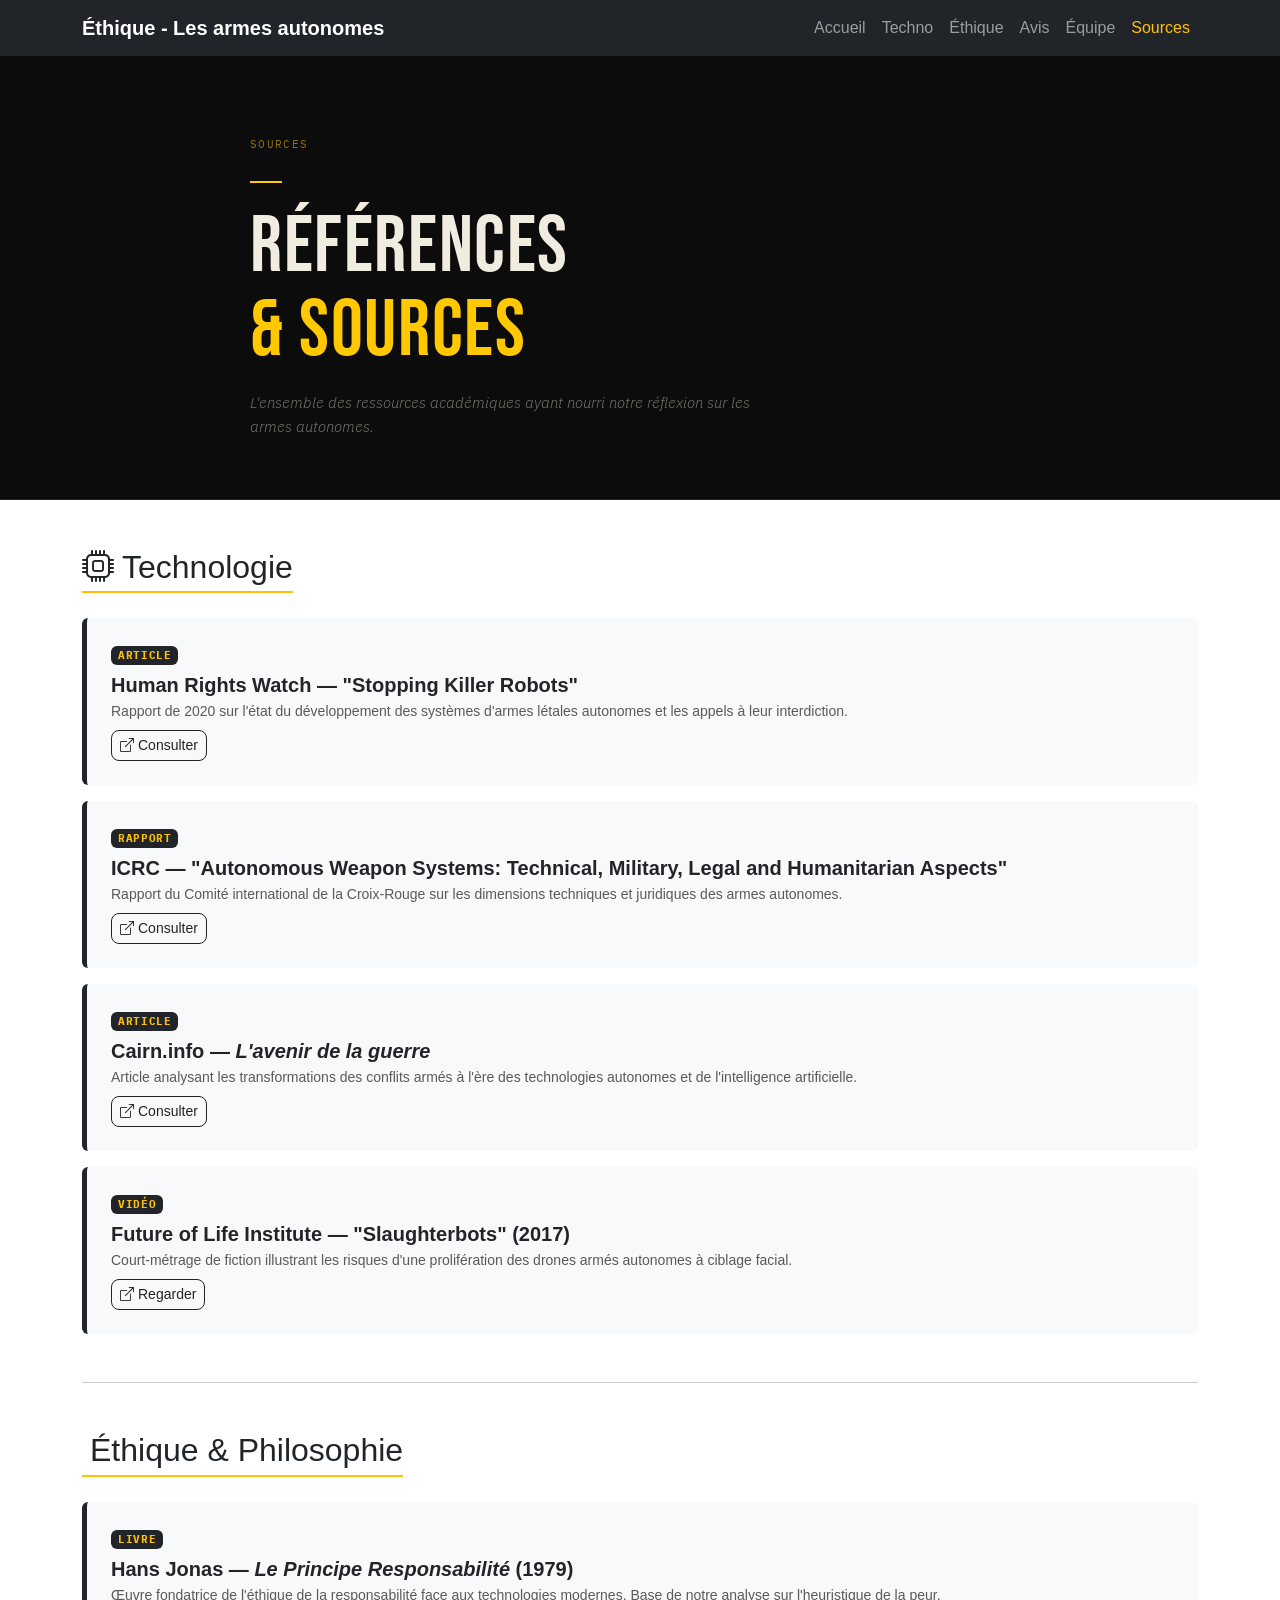
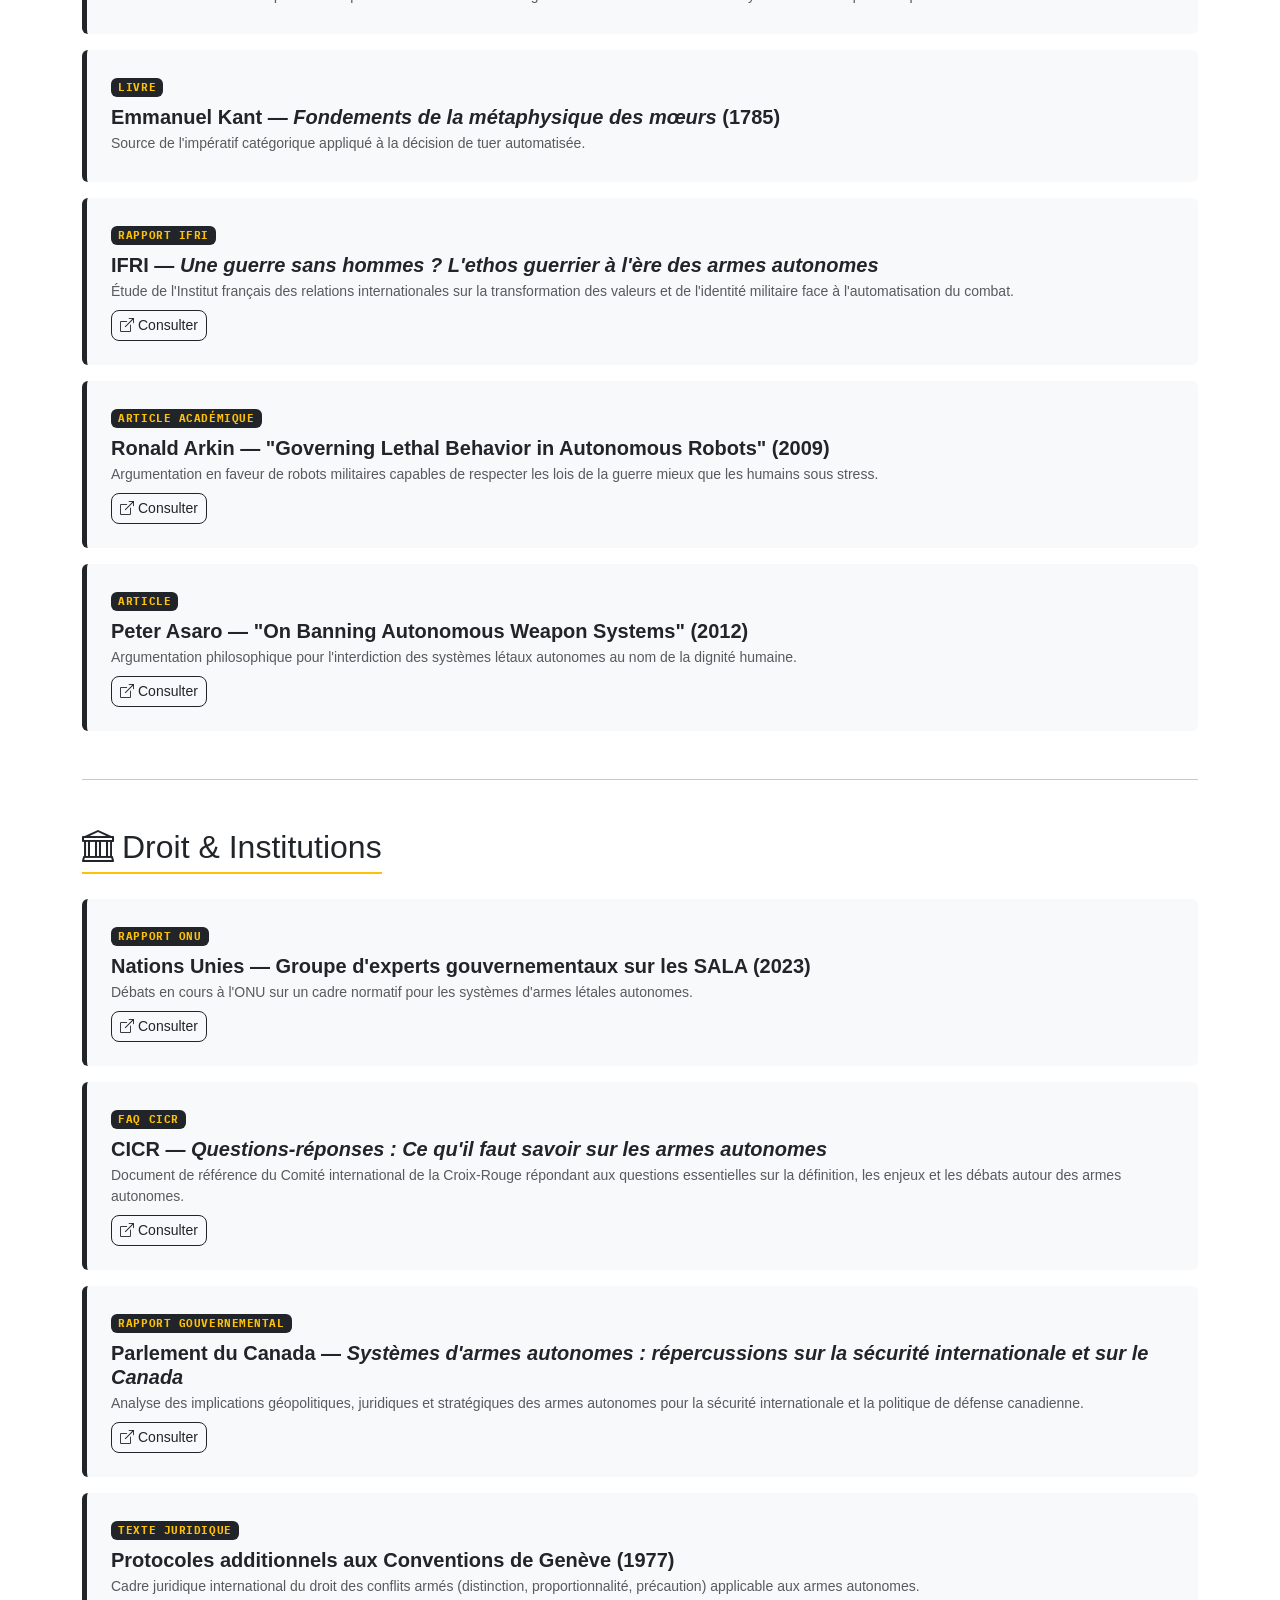
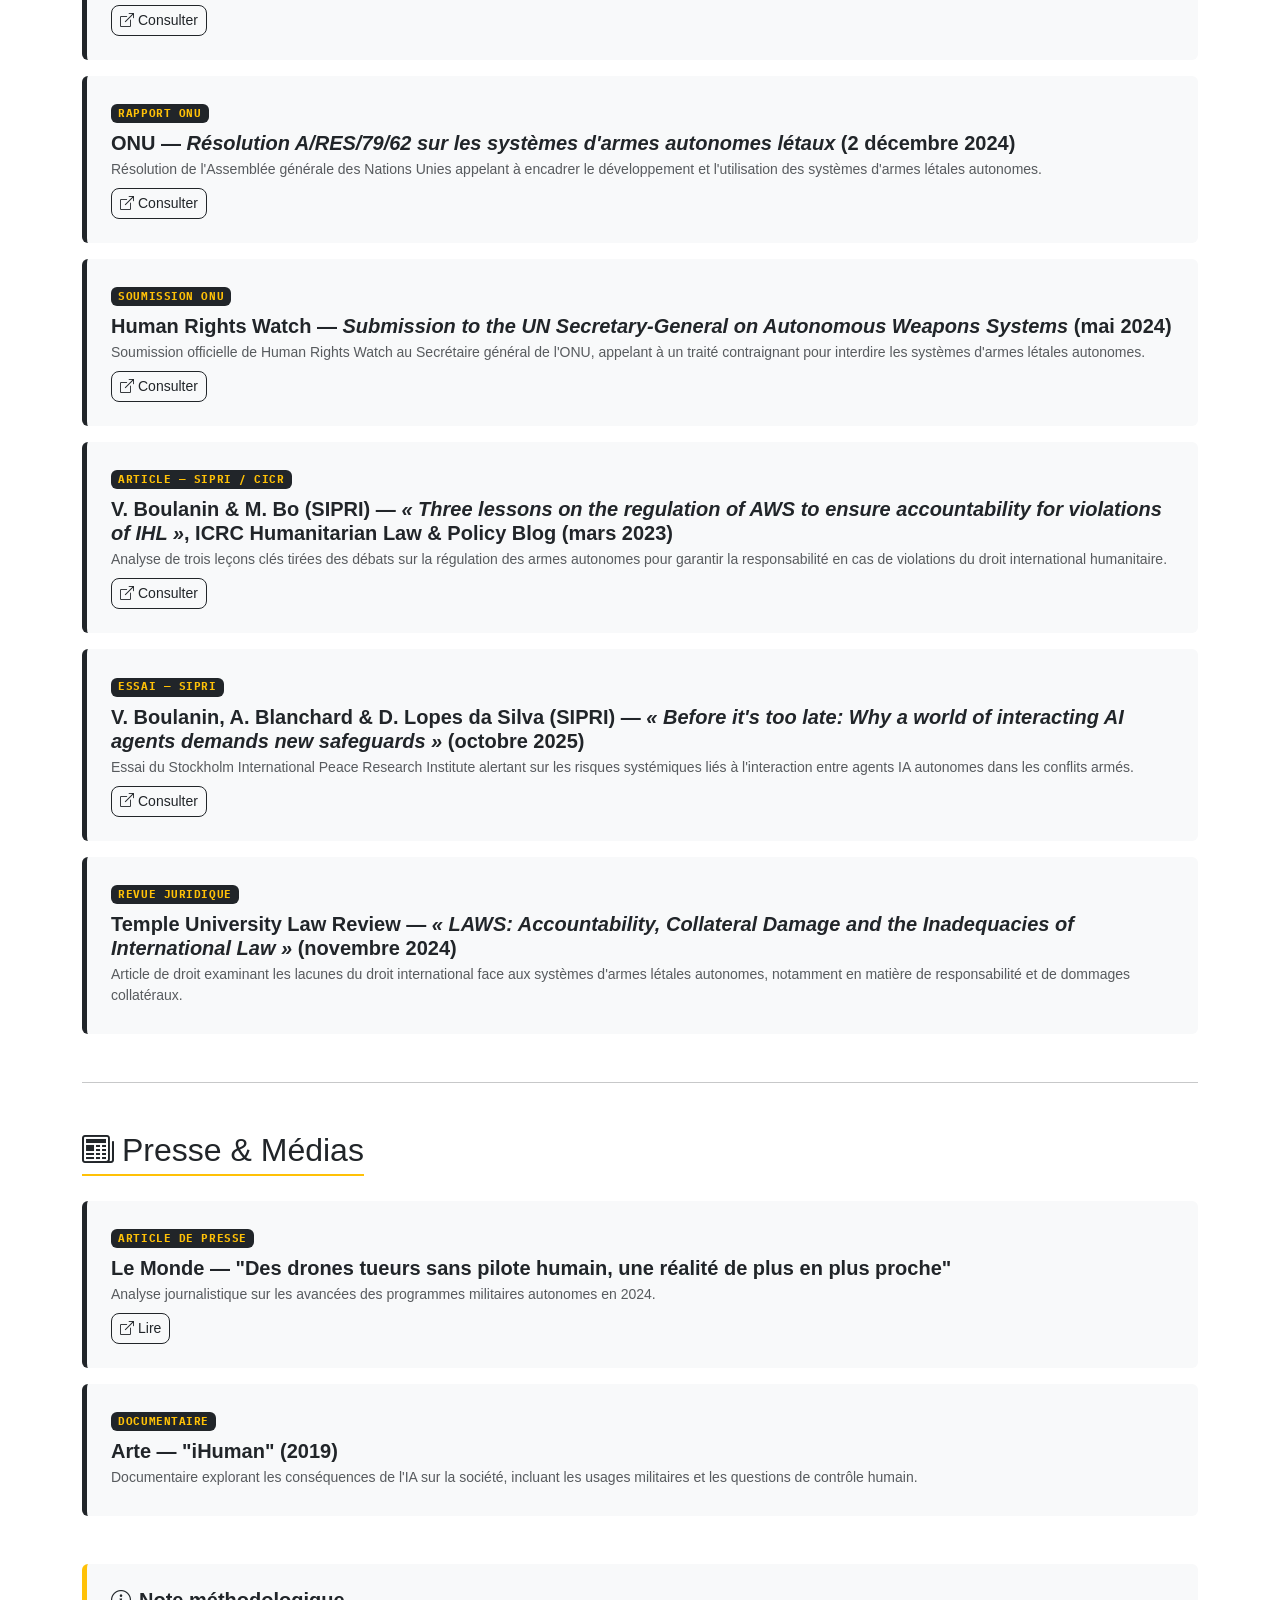
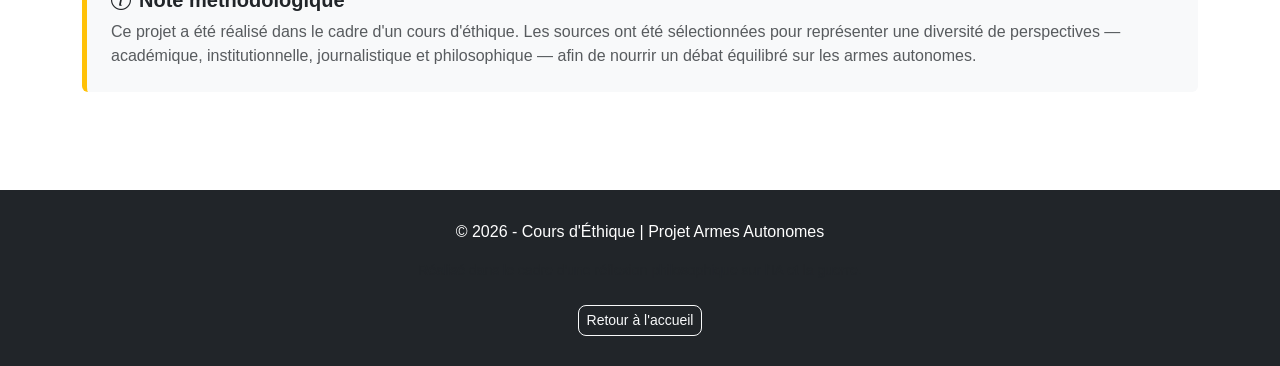
<file: sources.html>
<!DOCTYPE html>
<html lang="fr">
<head>
    <meta charset="UTF-8">
    <meta name="viewport" content="width=device-width, initial-scale=1.0">
    <title>Sources - Armes Autonomes</title>
    <link href="https://cdn.jsdelivr.net/npm/bootstrap@5.3.0/dist/css/bootstrap.min.css" rel="stylesheet">
    <link rel="stylesheet" href="https://cdn.jsdelivr.net/npm/bootstrap-icons@1.10.5/font/bootstrap-icons.css">
    <link href="https://fonts.googleapis.com/css2?family=Bebas+Neue&family=IBM+Plex+Mono:wght@400;500&family=IBM+Plex+Sans:ital,wght@0,300;0,400;1,300&display=swap" rel="stylesheet">
    <link href="styles.css" rel="stylesheet"/>
    <style>
        .nav-link:hover { color: #ffc107 !important; }
        .source-card {
            border-left: 5px solid #212529;
            transition: transform 0.2s;
        }
        .source-card:hover { transform: translateX(8px); }
        .section-title {
            border-bottom: 2px solid #ffc107;
            display: inline-block;
            margin-bottom: 25px;
            padding-bottom: 5px;
        }
        footer { background: #212529; color: white; padding: 30px 0; margin-top: 50px; }
        .badge-cat {
            background-color: #212529;
            color: #ffc107;
            font-family: 'IBM Plex Mono', monospace;
            font-size: 0.7rem;
            letter-spacing: 0.05em;
        }
        body {
            opacity: 0;
            transition: opacity 0.4s ease;
        }
        body.loaded {
            opacity: 1;
        }
    </style>
</head>
<body>
    <script>
        document.addEventListener('DOMContentLoaded', () => {
            document.body.classList.add('loaded');
        });

        document.querySelectorAll('a').forEach(link => {
            link.addEventListener('click', e => {
                const href = link.getAttribute('href');
                if (
                    !href ||
                    href.startsWith('#') ||
                    href.startsWith('http') ||
                    link.target === '_blank'
                ) return;
                e.preventDefault();
                document.body.style.opacity = '0';
                setTimeout(() => {
                    window.location.href = href;
                }, 400);
            });
        });
    </script>

    <nav class="navbar navbar-expand-lg navbar-dark bg-dark sticky-top">
        <div class="container">
            <a class="navbar-brand fw-bold" href="index.html">Éthique - Les armes autonomes</a>
            <button class="navbar-toggler" type="button" data-bs-toggle="collapse" data-bs-target="#navbarNav">
                <span class="navbar-toggler-icon"></span>
            </button>
            <div class="collapse navbar-collapse" id="navbarNav">
                <ul class="navbar-nav ms-auto">
                    <li class="nav-item"><a class="nav-link" href="index.html">Accueil</a></li>
                    <li class="nav-item"><a class="nav-link" href="techno.html">Techno</a></li>
                    <li class="nav-item"><a class="nav-link" href="ethique.html">Éthique</a></li>
                    <li class="nav-item"><a class="nav-link" href="avis.html">Avis</a></li>
                    <li class="nav-item"><a class="nav-link" href="equipe.html">Équipe</a></li>
                    <li class="nav-item"><a class="nav-link active" href="sources.html">Sources</a></li>
                </ul>
            </div>
        </div>
    </nav>

    <header class="page-header">
        <div class="ph-inner">
            <div class="ph-breadcrumb">Sources</div>
            <div class="ph-accent-line"></div>
            <h1 class="ph-title">Références <em>& Sources</em></h1>
            <p class="ph-desc">
                L'ensemble des ressources académiques ayant nourri notre réflexion sur les armes autonomes.
            </p>
        </div>
    </header>

    <main class="container my-5">

        <!-- SECTION TECHNOLOGIE -->
        <section class="mb-5">
            <h2 class="section-title"><i class="bi bi-cpu me-2"></i>Technologie</h2>

            <div class="row g-3">

                <div class="col-12">
                    <div class="p-4 bg-light rounded source-card">
                        <span class="badge badge-cat mb-2">ARTICLE</span>
                        <h5 class="fw-bold mb-1">Human Rights Watch — "Stopping Killer Robots"</h5>
                        <p class="text-muted mb-1 small">Rapport de 2020 sur l'état du développement des systèmes d'armes létales autonomes et les appels à leur interdiction.</p>
                        <a href="https://www.hrw.org/report/2020/08/10/stopping-killer-robots/country-positions-banning-fully-autonomous-weapons-and" target="_blank" class="btn btn-sm btn-outline-dark mt-1">
                            <i class="bi bi-box-arrow-up-right me-1"></i>Consulter
                        </a>
                    </div>
                </div>

                <div class="col-12">
                    <div class="p-4 bg-light rounded source-card">
                        <span class="badge badge-cat mb-2">RAPPORT</span>
                        <h5 class="fw-bold mb-1">ICRC — "Autonomous Weapon Systems: Technical, Military, Legal and Humanitarian Aspects"</h5>
                        <p class="text-muted mb-1 small">Rapport du Comité international de la Croix-Rouge sur les dimensions techniques et juridiques des armes autonomes.</p>
                        <a href="https://www.icrc.org/en/document/autonomous-weapon-systems-technical-military-legal-and-humanitarian-aspects" target="_blank" class="btn btn-sm btn-outline-dark mt-1">
                            <i class="bi bi-box-arrow-up-right me-1"></i>Consulter
                        </a>
                    </div>
                </div>

                <div class="col-12">
                    <div class="p-4 bg-light rounded source-card">
                        <span class="badge badge-cat mb-2">ARTICLE</span>
                        <h5 class="fw-bold mb-1">Cairn.info — <em>L'avenir de la guerre</em></h5>
                        <p class="text-muted mb-1 small">Article analysant les transformations des conflits armés à l'ère des technologies autonomes et de l'intelligence artificielle.</p>
                        <a href="https://www.cairn.info" target="_blank" class="btn btn-sm btn-outline-dark mt-1">
                            <i class="bi bi-box-arrow-up-right me-1"></i>Consulter
                        </a>
                    </div>
                </div>

                <div class="col-12">
                    <div class="p-4 bg-light rounded source-card">
                        <span class="badge badge-cat mb-2">VIDÉO</span>
                        <h5 class="fw-bold mb-1">Future of Life Institute — "Slaughterbots" (2017)</h5>
                        <p class="text-muted mb-1 small">Court-métrage de fiction illustrant les risques d'une prolifération des drones armés autonomes à ciblage facial.</p>
                        <a href="https://www.youtube.com/watch?v=9CO6M2HsoIA" target="_blank" class="btn btn-sm btn-outline-dark mt-1">
                            <i class="bi bi-box-arrow-up-right me-1"></i>Regarder
                        </a>
                    </div>
                </div>

            </div>
        </section>

        <hr class="my-5">

        <!-- SECTION ÉTHIQUE -->
        <section class="mb-5">
            <h2 class="section-title"><i class="bi bi-balance-scale me-2"></i>Éthique & Philosophie</h2>

            <div class="row g-3">

                <div class="col-12">
                    <div class="p-4 bg-light rounded source-card">
                        <span class="badge badge-cat mb-2">LIVRE</span>
                        <h5 class="fw-bold mb-1">Hans Jonas — <em>Le Principe Responsabilité</em> (1979)</h5>
                        <p class="text-muted mb-1 small">Œuvre fondatrice de l'éthique de la responsabilité face aux technologies modernes. Base de notre analyse sur l'heuristique de la peur.</p>
                    </div>
                </div>

                <div class="col-12">
                    <div class="p-4 bg-light rounded source-card">
                        <span class="badge badge-cat mb-2">LIVRE</span>
                        <h5 class="fw-bold mb-1">Emmanuel Kant — <em>Fondements de la métaphysique des mœurs</em> (1785)</h5>
                        <p class="text-muted mb-1 small">Source de l'impératif catégorique appliqué à la décision de tuer automatisée.</p>
                    </div>
                </div>

                <div class="col-12">
                    <div class="p-4 bg-light rounded source-card">
                        <span class="badge badge-cat mb-2">RAPPORT IFRI</span>
                        <h5 class="fw-bold mb-1">IFRI — <em>Une guerre sans hommes ? L'ethos guerrier à l'ère des armes autonomes</em></h5>
                        <p class="text-muted mb-1 small">Étude de l'Institut français des relations internationales sur la transformation des valeurs et de l'identité militaire face à l'automatisation du combat.</p>
                        <a href="https://www.ifri.org" target="_blank" class="btn btn-sm btn-outline-dark mt-1">
                            <i class="bi bi-box-arrow-up-right me-1"></i>Consulter
                        </a>
                    </div>
                </div>

                <div class="col-12">
                    <div class="p-4 bg-light rounded source-card">
                        <span class="badge badge-cat mb-2">ARTICLE ACADÉMIQUE</span>
                        <h5 class="fw-bold mb-1">Ronald Arkin — "Governing Lethal Behavior in Autonomous Robots" (2009)</h5>
                        <p class="text-muted mb-1 small">Argumentation en faveur de robots militaires capables de respecter les lois de la guerre mieux que les humains sous stress.</p>
                        <a href="https://www.cc.gatech.edu/ai/robot-lab/online-publications/ArkinIEEE09.pdf" target="_blank" class="btn btn-sm btn-outline-dark mt-1">
                            <i class="bi bi-box-arrow-up-right me-1"></i>Consulter
                        </a>
                    </div>
                </div>

                <div class="col-12">
                    <div class="p-4 bg-light rounded source-card">
                        <span class="badge badge-cat mb-2">ARTICLE</span>
                        <h5 class="fw-bold mb-1">Peter Asaro — "On Banning Autonomous Weapon Systems" (2012)</h5>
                        <p class="text-muted mb-1 small">Argumentation philosophique pour l'interdiction des systèmes létaux autonomes au nom de la dignité humaine.</p>
                        <a href="https://doi.org/10.1017/S1816383112000768" target="_blank" class="btn btn-sm btn-outline-dark mt-1">
                            <i class="bi bi-box-arrow-up-right me-1"></i>Consulter
                        </a>
                    </div>
                </div>

            </div>
        </section>

        <hr class="my-5">

        <!-- SECTION DROIT & INSTITUTIONS -->
        <section class="mb-5">
            <h2 class="section-title"><i class="bi bi-bank me-2"></i>Droit & Institutions</h2>

            <div class="row g-3">

                <div class="col-12">
                    <div class="p-4 bg-light rounded source-card">
                        <span class="badge badge-cat mb-2">RAPPORT ONU</span>
                        <h5 class="fw-bold mb-1">Nations Unies — Groupe d'experts gouvernementaux sur les SALA (2023)</h5>
                        <p class="text-muted mb-1 small">Débats en cours à l'ONU sur un cadre normatif pour les systèmes d'armes létales autonomes.</p>
                        <a href="https://www.un.org/disarmament/the-convention-on-certain-conventional-weapons/background-on-laws/" target="_blank" class="btn btn-sm btn-outline-dark mt-1">
                            <i class="bi bi-box-arrow-up-right me-1"></i>Consulter
                        </a>
                    </div>
                </div>

                <div class="col-12">
                    <div class="p-4 bg-light rounded source-card">
                        <span class="badge badge-cat mb-2">FAQ CICR</span>
                        <h5 class="fw-bold mb-1">CICR — <em>Questions-réponses : Ce qu'il faut savoir sur les armes autonomes</em></h5>
                        <p class="text-muted mb-1 small">Document de référence du Comité international de la Croix-Rouge répondant aux questions essentielles sur la définition, les enjeux et les débats autour des armes autonomes.</p>
                        <a href="https://www.icrc.org/fr/document/questions-reponses-ce-quil-faut-savoir-sur-les-armes-autonomes" target="_blank" class="btn btn-sm btn-outline-dark mt-1">
                            <i class="bi bi-box-arrow-up-right me-1"></i>Consulter
                        </a>
                    </div>
                </div>

                <div class="col-12">
                    <div class="p-4 bg-light rounded source-card">
                        <span class="badge badge-cat mb-2">RAPPORT GOUVERNEMENTAL</span>
                        <h5 class="fw-bold mb-1">Parlement du Canada — <em>Systèmes d'armes autonomes : répercussions sur la sécurité internationale et sur le Canada</em></h5>
                        <p class="text-muted mb-1 small">Analyse des implications géopolitiques, juridiques et stratégiques des armes autonomes pour la sécurité internationale et la politique de défense canadienne.</p>
                        <a href="https://www.noscommunes.ca" target="_blank" class="btn btn-sm btn-outline-dark mt-1">
                            <i class="bi bi-box-arrow-up-right me-1"></i>Consulter
                        </a>
                    </div>
                </div>

                <div class="col-12">
                    <div class="p-4 bg-light rounded source-card">
                        <span class="badge badge-cat mb-2">TEXTE JURIDIQUE</span>
                        <h5 class="fw-bold mb-1">Protocoles additionnels aux Conventions de Genève (1977)</h5>
                        <p class="text-muted mb-1 small">Cadre juridique international du droit des conflits armés (distinction, proportionnalité, précaution) applicable aux armes autonomes.</p>
                        <a href="https://www.icrc.org/fr/droit-international-humanitaire/traites-et-droit-coutumier/protocoles-additionnels" target="_blank" class="btn btn-sm btn-outline-dark mt-1">
                            <i class="bi bi-box-arrow-up-right me-1"></i>Consulter
                        </a>
                    </div>
                </div>

                <div class="col-12">
                    <div class="p-4 bg-light rounded source-card">
                        <span class="badge badge-cat mb-2">RAPPORT ONU</span>
                        <h5 class="fw-bold mb-1">ONU — <em>Résolution A/RES/79/62 sur les systèmes d'armes autonomes létaux</em> (2 décembre 2024)</h5>
                        <p class="text-muted mb-1 small">Résolution de l'Assemblée générale des Nations Unies appelant à encadrer le développement et l'utilisation des systèmes d'armes létales autonomes.</p>
                        <a href="https://undocs.org/A/RES/79/62" target="_blank" class="btn btn-sm btn-outline-dark mt-1">
                            <i class="bi bi-box-arrow-up-right me-1"></i>Consulter
                        </a>
                    </div>
                </div>

                <div class="col-12">
                    <div class="p-4 bg-light rounded source-card">
                        <span class="badge badge-cat mb-2">SOUMISSION ONU</span>
                        <h5 class="fw-bold mb-1">Human Rights Watch — <em>Submission to the UN Secretary-General on Autonomous Weapons Systems</em> (mai 2024)</h5>
                        <p class="text-muted mb-1 small">Soumission officielle de Human Rights Watch au Secrétaire général de l'ONU, appelant à un traité contraignant pour interdire les systèmes d'armes létales autonomes.</p>
                        <a href="https://www.hrw.org" target="_blank" class="btn btn-sm btn-outline-dark mt-1">
                            <i class="bi bi-box-arrow-up-right me-1"></i>Consulter
                        </a>
                    </div>
                </div>

                <div class="col-12">
                    <div class="p-4 bg-light rounded source-card">
                        <span class="badge badge-cat mb-2">ARTICLE — SIPRI / CICR</span>
                        <h5 class="fw-bold mb-1">V. Boulanin & M. Bo (SIPRI) — <em>« Three lessons on the regulation of AWS to ensure accountability for violations of IHL »</em>, ICRC Humanitarian Law & Policy Blog (mars 2023)</h5>
                        <p class="text-muted mb-1 small">Analyse de trois leçons clés tirées des débats sur la régulation des armes autonomes pour garantir la responsabilité en cas de violations du droit international humanitaire.</p>
                        <a href="https://blogs.icrc.org/law-and-policy" target="_blank" class="btn btn-sm btn-outline-dark mt-1">
                            <i class="bi bi-box-arrow-up-right me-1"></i>Consulter
                        </a>
                    </div>
                </div>

                <div class="col-12">
                    <div class="p-4 bg-light rounded source-card">
                        <span class="badge badge-cat mb-2">ESSAI — SIPRI</span>
                        <h5 class="fw-bold mb-1">V. Boulanin, A. Blanchard & D. Lopes da Silva (SIPRI) — <em>« Before it's too late: Why a world of interacting AI agents demands new safeguards »</em> (octobre 2025)</h5>
                        <p class="text-muted mb-1 small">Essai du Stockholm International Peace Research Institute alertant sur les risques systémiques liés à l'interaction entre agents IA autonomes dans les conflits armés.</p>
                        <a href="https://www.sipri.org" target="_blank" class="btn btn-sm btn-outline-dark mt-1">
                            <i class="bi bi-box-arrow-up-right me-1"></i>Consulter
                        </a>
                    </div>
                </div>

                <div class="col-12">
                    <div class="p-4 bg-light rounded source-card">
                        <span class="badge badge-cat mb-2">REVUE JURIDIQUE</span>
                        <h5 class="fw-bold mb-1">Temple University Law Review — <em>« LAWS: Accountability, Collateral Damage and the Inadequacies of International Law »</em> (novembre 2024)</h5>
                        <p class="text-muted mb-1 small">Article de droit examinant les lacunes du droit international face aux systèmes d'armes létales autonomes, notamment en matière de responsabilité et de dommages collatéraux.</p>
                    </div>
                </div>

            </div>
        </section>

        <hr class="my-5">

        <!-- SECTION PRESSE & MÉDIAS -->
        <section class="mb-5">
            <h2 class="section-title"><i class="bi bi-newspaper me-2"></i>Presse & Médias</h2>

            <div class="row g-3">

                <div class="col-12">
                    <div class="p-4 bg-light rounded source-card">
                        <span class="badge badge-cat mb-2">ARTICLE DE PRESSE</span>
                        <h5 class="fw-bold mb-1">Le Monde — "Des drones tueurs sans pilote humain, une réalité de plus en plus proche"</h5>
                        <p class="text-muted mb-1 small">Analyse journalistique sur les avancées des programmes militaires autonomes en 2024.</p>
                        <a href="https://www.lemonde.fr" target="_blank" class="btn btn-sm btn-outline-dark mt-1">
                            <i class="bi bi-box-arrow-up-right me-1"></i>Lire
                        </a>
                    </div>
                </div>

                <div class="col-12">
                    <div class="p-4 bg-light rounded source-card">
                        <span class="badge badge-cat mb-2">DOCUMENTAIRE</span>
                        <h5 class="fw-bold mb-1">Arte — "iHuman" (2019)</h5>
                        <p class="text-muted mb-1 small">Documentaire explorant les conséquences de l'IA sur la société, incluant les usages militaires et les questions de contrôle humain.</p>
                    </div>
                </div>

            </div>
        </section>

        <!-- NOTE MÉTHODOLOGIQUE -->
        <div class="mt-4 p-4 border-start border-5 border-warning bg-light rounded">
            <h5 class="fw-bold"><i class="bi bi-info-circle me-2"></i>Note méthodologique</h5>
            <p class="mb-0 text-muted">Ce projet a été réalisé dans le cadre d'un cours d'éthique. Les sources ont été sélectionnées pour représenter une diversité de perspectives — académique, institutionnelle, journalistique et philosophique — afin de nourrir un débat équilibré sur les armes autonomes.</p>
        </div>

    </main>

    <footer>
        <div class="container text-center">
            <p>&copy; 2026 - Cours d'Éthique | Projet Armes Autonomes</p>
            <p class="small text-muted">Réalisé dans le cadre d'une réflexion philosophique sur l'IA et la guerre.</p>
            <a href="index.html" class="btn btn-outline-light btn-sm mt-2">Retour à l'accueil</a>
        </div>
    </footer>

    <script src="https://cdn.jsdelivr.net/npm/bootstrap@5.3.0/dist/js/bootstrap.bundle.min.js"></script>
</body>
</html>
</file>
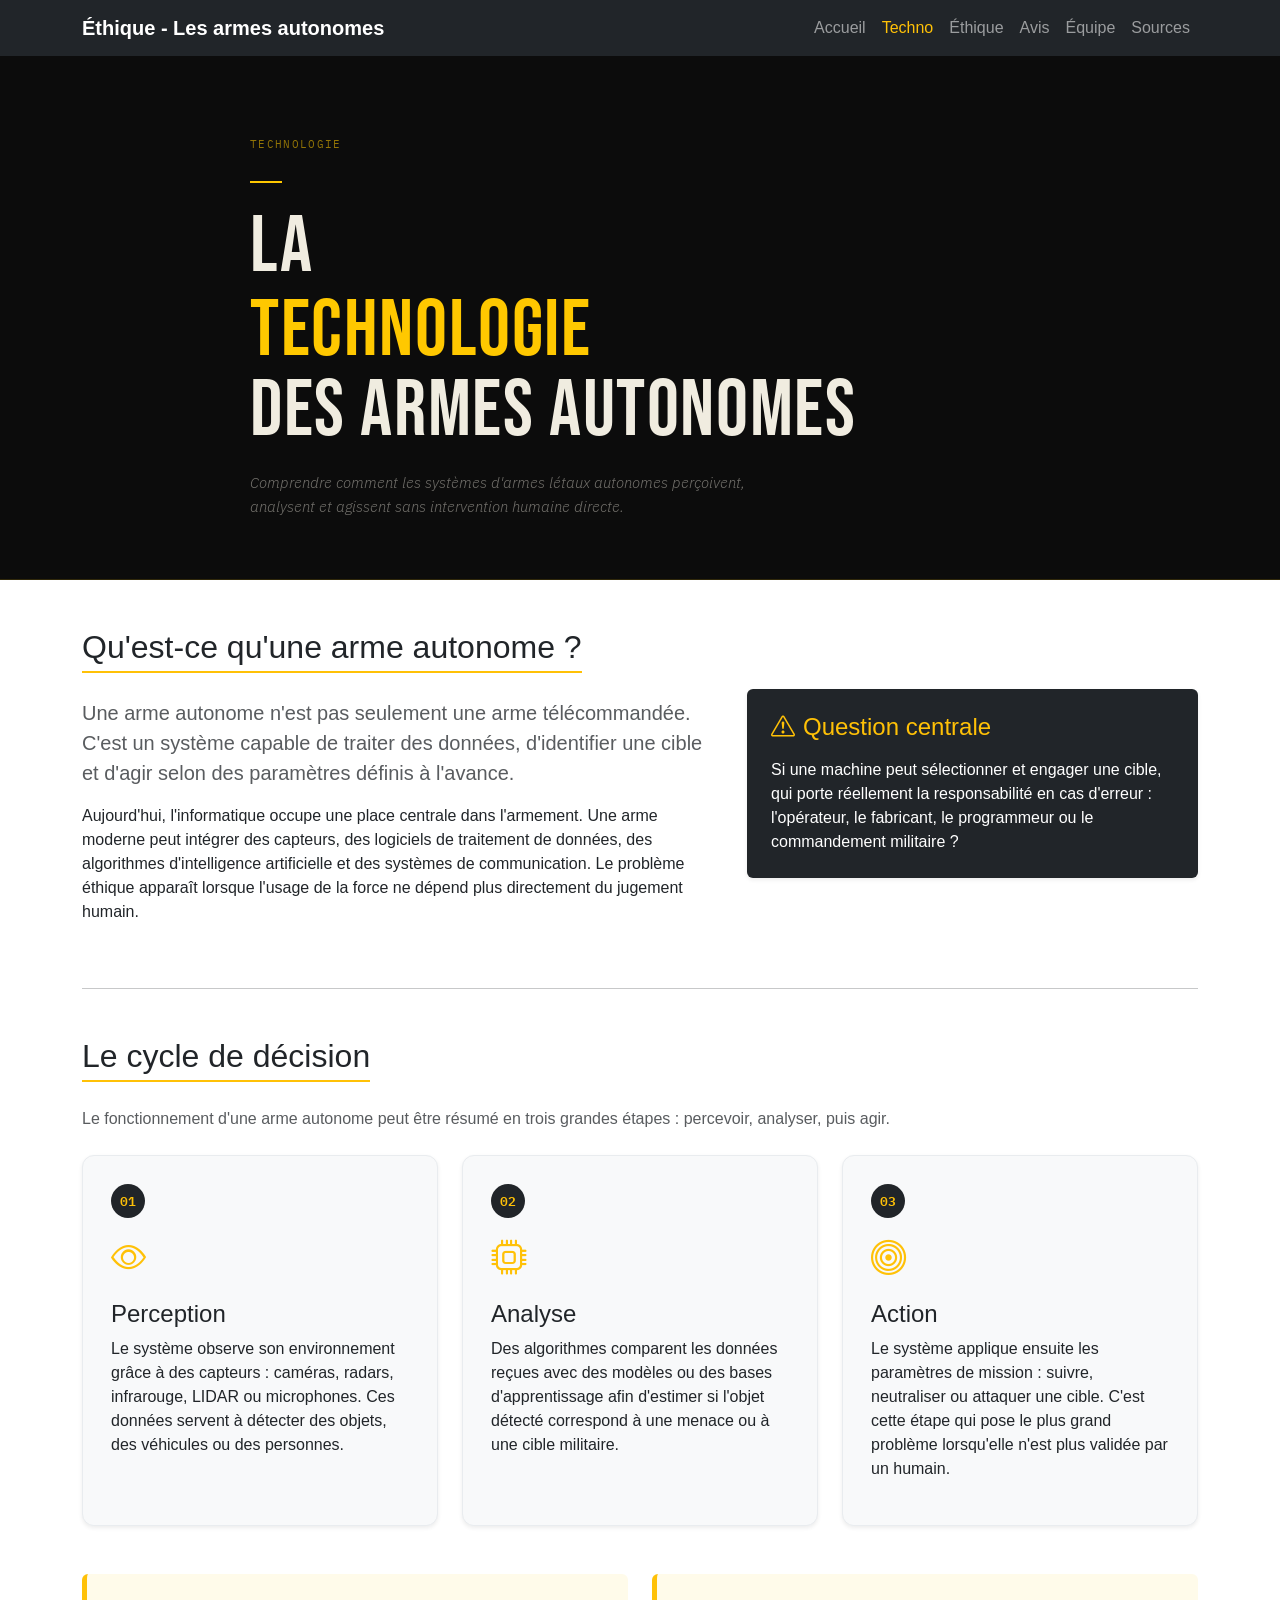
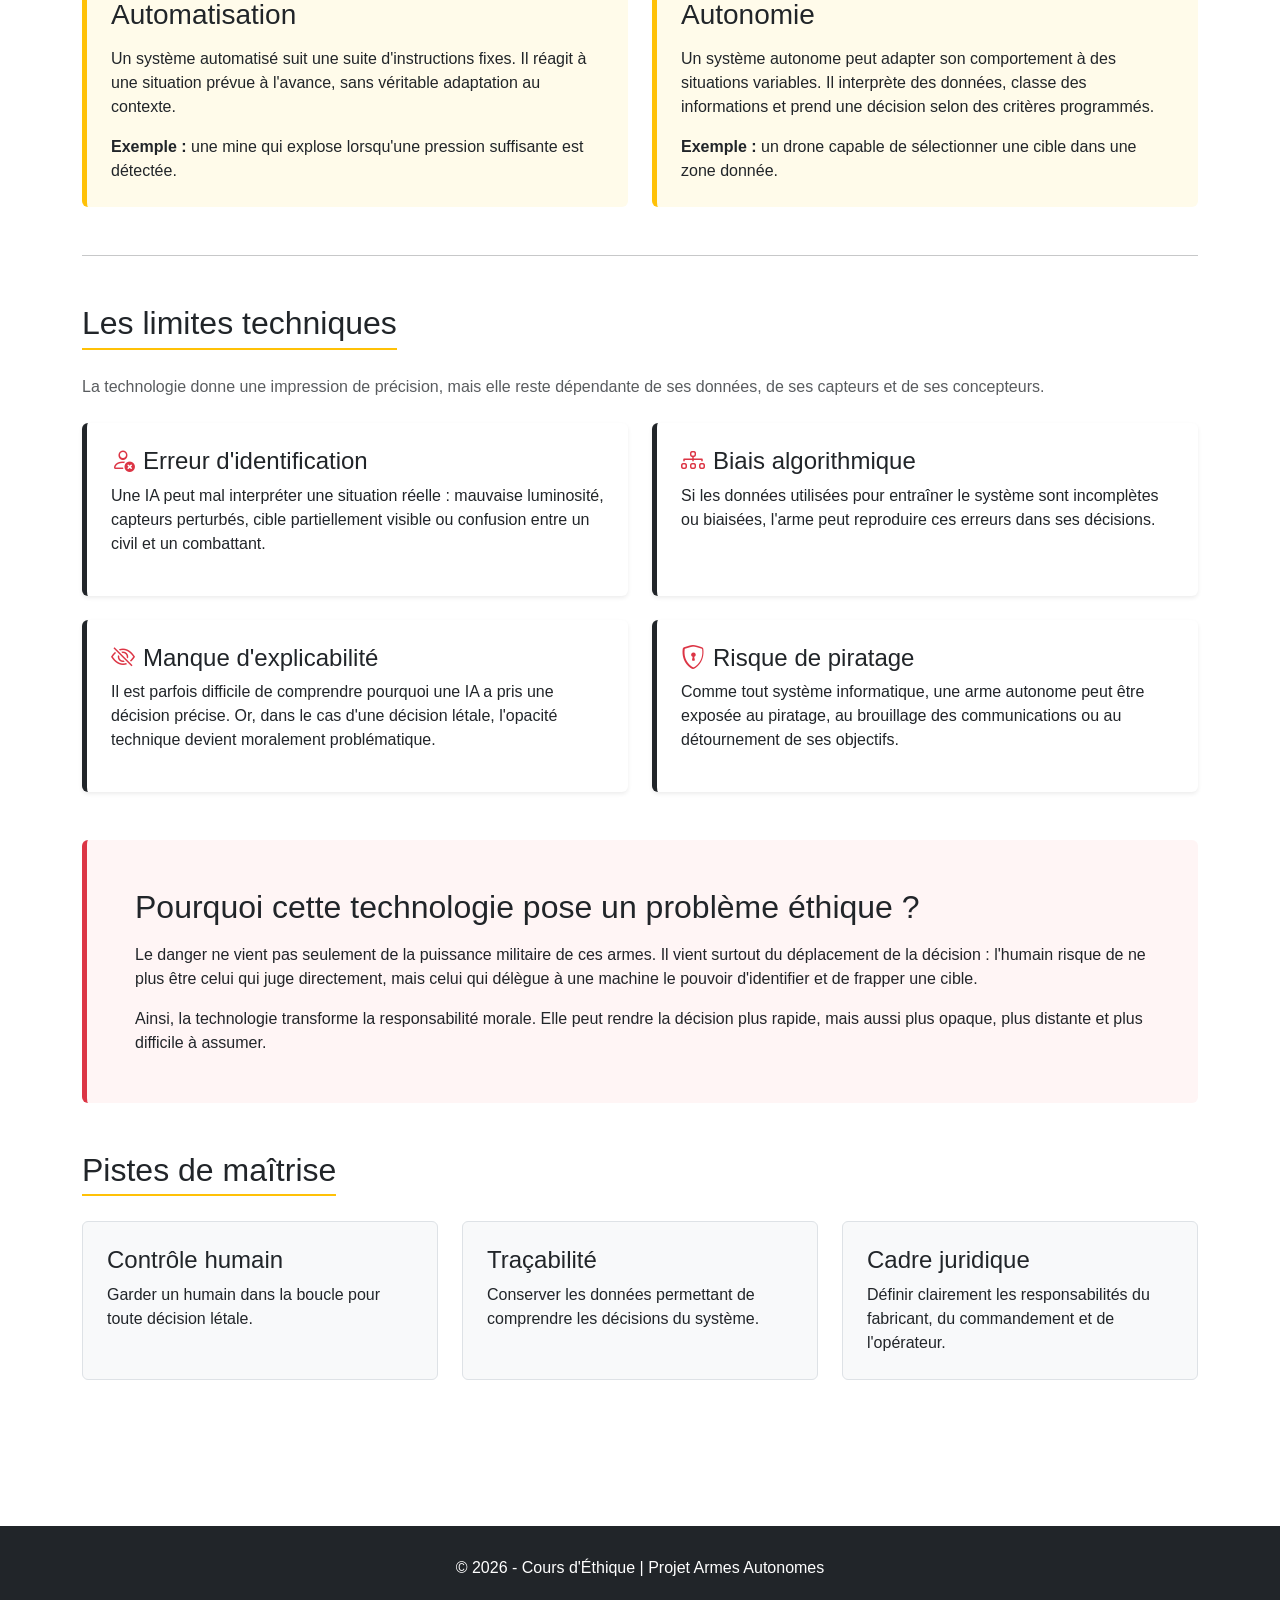
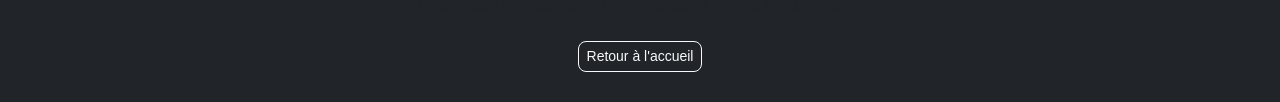
<file: techno.html>
<!DOCTYPE html>
<html lang="fr">
<head>
    <meta charset="UTF-8">
    <meta name="viewport" content="width=device-width, initial-scale=1.0">
    <title>Technologie - Armes Autonomes</title>
    <link href="https://cdn.jsdelivr.net/npm/bootstrap@5.3.0/dist/css/bootstrap.min.css" rel="stylesheet">
    <link rel="stylesheet" href="https://cdn.jsdelivr.net/npm/bootstrap-icons@1.10.5/font/bootstrap-icons.css">
    <link href="https://fonts.googleapis.com/css2?family=Bebas+Neue&family=IBM+Plex+Mono:wght@400;500&family=IBM+Plex+Sans:ital,wght@0,300;0,400;1,300&display=swap" rel="stylesheet">
    <link href="styles.css" rel="stylesheet"/>
    <style>
        .nav-link:hover { color: #ffc107 !important; }
        .tech-card {
            transition: transform 0.3s ease, box-shadow 0.3s ease;
            border: none;
            border-left: 5px solid #212529;
        }
        .tech-card:hover {
            transform: translateY(-8px);
            box-shadow: 0 1rem 2rem rgba(0,0,0,.12) !important;
            border-left-color: #ffc107;
        }
        .icon-box {
            font-size: 2.2rem;
            color: #ffc107;
            margin-bottom: 15px;
        }
        .section-title {
            border-bottom: 2px solid #ffc107;
            display: inline-block;
            margin-bottom: 25px;
            padding-bottom: 5px;
        }
        .process-step {
            position: relative;
            background: #f8f9fa;
            border: 1px solid #e9ecef;
            border-radius: 12px;
            padding: 28px;
            height: 100%;
        }
        .step-number {
            font-family: 'IBM Plex Mono', monospace;
            display: inline-flex;
            align-items: center;
            justify-content: center;
            width: 34px;
            height: 34px;
            border-radius: 50%;
            background: #212529;
            color: #ffc107;
            font-size: 0.8rem;
            font-weight: 600;
            margin-bottom: 14px;
        }
        .warning-box {
            border-left: 5px solid #dc3545;
            background: #fff5f5;
        }
        .definition-box {
            border-left: 5px solid #ffc107;
            background: #fffbea;
        }
        footer {
            background: #212529;
            color: white;
            padding: 30px 0;
            margin-top: 50px;
        }
        body {
            opacity: 0;
            transition: opacity 0.4s ease;
        }
        body.loaded {
            opacity: 1;
        }
    </style>
</head>
<body>
    <script>
        document.addEventListener('DOMContentLoaded', () => {
            document.body.classList.add('loaded');
        });

        document.querySelectorAll('a').forEach(link => {
            link.addEventListener('click', e => {
                const href = link.getAttribute('href');
                if (
                    !href ||
                    href.startsWith('#') ||
                    href.startsWith('http') ||
                    link.target === '_blank'
                ) return;

                e.preventDefault();
                document.body.style.opacity = '0';

                setTimeout(() => {
                    window.location.href = href;
                }, 400);
            });
        });
    </script>

    <nav class="navbar navbar-expand-lg navbar-dark bg-dark sticky-top">
        <div class="container">
            <a class="navbar-brand fw-bold" href="index.html">Éthique - Les armes autonomes</a>
            <button class="navbar-toggler" type="button" data-bs-toggle="collapse" data-bs-target="#navbarNav">
                <span class="navbar-toggler-icon"></span>
            </button>
            <div class="collapse navbar-collapse" id="navbarNav">
                <ul class="navbar-nav ms-auto">
                    <li class="nav-item"><a class="nav-link" href="index.html">Accueil</a></li>
                    <li class="nav-item"><a class="nav-link active" href="techno.html">Techno</a></li>
                    <li class="nav-item"><a class="nav-link" href="ethique.html">Éthique</a></li>
                    <li class="nav-item"><a class="nav-link" href="avis.html">Avis</a></li>
                    <li class="nav-item"><a class="nav-link" href="equipe.html">Équipe</a></li>
                    <li class="nav-item"><a class="nav-link" href="sources.html">Sources</a></li>
                </ul>
            </div>
        </div>
    </nav>

    <header class="page-header">
        <div class="ph-inner">
            <div class="ph-breadcrumb">Technologie</div>
            <div class="ph-accent-line"></div>
            <h1 class="ph-title">La <em>Technologie</em> des armes autonomes</h1>
            <p class="ph-desc">
                Comprendre comment les systèmes d'armes létaux autonomes perçoivent,
                analysent et agissent sans intervention humaine directe.
            </p>

        </div>
    </header>

    <main class="container my-5">

        <section class="mb-5">
            <div class="row align-items-center g-4">
                <div class="col-lg-7">
                    <h2 class="section-title">Qu'est-ce qu'une arme autonome ?</h2>
                    <p class="fs-5 text-muted">
                        Une arme autonome n'est pas seulement une arme télécommandée. C'est un système capable de traiter des données,
                        d'identifier une cible et d'agir selon des paramètres définis à l'avance.
                    </p>
                    <p>
                        Aujourd'hui, l'informatique occupe une place centrale dans l'armement. Une arme moderne peut intégrer des capteurs,
                        des logiciels de traitement de données, des algorithmes d'intelligence artificielle et des systèmes de communication.
                        Le problème éthique apparaît lorsque l'usage de la force ne dépend plus directement du jugement humain.
                    </p>
                </div>
                <div class="col-lg-5">
                    <div class="p-4 rounded bg-dark text-white shadow-sm">
                        <h4 class="text-warning mb-3"><i class="bi bi-exclamation-triangle me-2"></i>Question centrale</h4>
                        <p class="mb-0">
                            Si une machine peut sélectionner et engager une cible, qui porte réellement la responsabilité en cas d'erreur :
                            l'opérateur, le fabricant, le programmeur ou le commandement militaire ?
                        </p>
                    </div>
                </div>
            </div>
        </section>

        <hr class="my-5">

        <section class="mb-5">
            <h2 class="section-title">Le cycle de décision</h2>
            <p class="text-muted mb-4">
                Le fonctionnement d'une arme autonome peut être résumé en trois grandes étapes : percevoir, analyser, puis agir.
            </p>

            <div class="row g-4">
                <div class="col-md-4">
                    <div class="process-step shadow-sm">
                        <span class="step-number">01</span>
                        <div class="icon-box"><i class="bi bi-eye"></i></div>
                        <h4>Perception</h4>
                        <p>
                            Le système observe son environnement grâce à des capteurs : caméras, radars, infrarouge, LIDAR ou microphones.
                            Ces données servent à détecter des objets, des véhicules ou des personnes.
                        </p>
                    </div>
                </div>
                <div class="col-md-4">
                    <div class="process-step shadow-sm">
                        <span class="step-number">02</span>
                        <div class="icon-box"><i class="bi bi-cpu"></i></div>
                        <h4>Analyse</h4>
                        <p>
                            Des algorithmes comparent les données reçues avec des modèles ou des bases d'apprentissage afin d'estimer
                            si l'objet détecté correspond à une menace ou à une cible militaire.
                        </p>
                    </div>
                </div>
                <div class="col-md-4">
                    <div class="process-step shadow-sm">
                        <span class="step-number">03</span>
                        <div class="icon-box"><i class="bi bi-bullseye"></i></div>
                        <h4>Action</h4>
                        <p>
                            Le système applique ensuite les paramètres de mission : suivre, neutraliser ou attaquer une cible. C'est cette
                            étape qui pose le plus grand problème lorsqu'elle n'est plus validée par un humain.
                        </p>
                    </div>
                </div>
            </div>
        </section>

        <section class="mb-5">
            <div class="row g-4">
                <div class="col-lg-6">
                    <div class="p-4 rounded definition-box h-100">
                        <h3 class="mb-3">Automatisation</h3>
                        <p>
                            Un système automatisé suit une suite d'instructions fixes. Il réagit à une situation prévue à l'avance,
                            sans véritable adaptation au contexte.
                        </p>
                        <p class="mb-0"><strong>Exemple :</strong> une mine qui explose lorsqu'une pression suffisante est détectée.</p>
                    </div>
                </div>
                <div class="col-lg-6">
                    <div class="p-4 rounded definition-box h-100">
                        <h3 class="mb-3">Autonomie</h3>
                        <p>
                            Un système autonome peut adapter son comportement à des situations variables. Il interprète des données,
                            classe des informations et prend une décision selon des critères programmés.
                        </p>
                        <p class="mb-0"><strong>Exemple :</strong> un drone capable de sélectionner une cible dans une zone donnée.</p>
                    </div>
                </div>
            </div>
        </section>

        <hr class="my-5">

        <section class="mb-5">
            <h2 class="section-title">Les limites techniques</h2>
            <p class="text-muted mb-4">
                La technologie donne une impression de précision, mais elle reste dépendante de ses données, de ses capteurs et de ses concepteurs.
            </p>

            <div class="row g-4">
                <div class="col-md-6">
                    <div class="card h-100 tech-card p-4 shadow-sm">
                        <h4><i class="bi bi-person-x text-danger me-2"></i>Erreur d'identification</h4>
                        <p>
                            Une IA peut mal interpréter une situation réelle : mauvaise luminosité, capteurs perturbés,
                            cible partiellement visible ou confusion entre un civil et un combattant.
                        </p>
                    </div>
                </div>
                <div class="col-md-6">
                    <div class="card h-100 tech-card p-4 shadow-sm">
                        <h4><i class="bi bi-diagram-3 text-danger me-2"></i>Biais algorithmique</h4>
                        <p>
                            Si les données utilisées pour entraîner le système sont incomplètes ou biaisées,
                            l'arme peut reproduire ces erreurs dans ses décisions.
                        </p>
                    </div>
                </div>
                <div class="col-md-6">
                    <div class="card h-100 tech-card p-4 shadow-sm">
                        <h4><i class="bi bi-eye-slash text-danger me-2"></i>Manque d'explicabilité</h4>
                        <p>
                            Il est parfois difficile de comprendre pourquoi une IA a pris une décision précise.
                            Or, dans le cas d'une décision létale, l'opacité technique devient moralement problématique.
                        </p>
                    </div>
                </div>
                <div class="col-md-6">
                    <div class="card h-100 tech-card p-4 shadow-sm">
                        <h4><i class="bi bi-shield-lock text-danger me-2"></i>Risque de piratage</h4>
                        <p>
                            Comme tout système informatique, une arme autonome peut être exposée au piratage,
                            au brouillage des communications ou au détournement de ses objectifs.
                        </p>
                    </div>
                </div>
            </div>
        </section>

        <section class="mb-5">
            <div class="p-5 rounded warning-box">
                <h2 class="mb-3">Pourquoi cette technologie pose un problème éthique ?</h2>
                <p>
                    Le danger ne vient pas seulement de la puissance militaire de ces armes. Il vient surtout du déplacement de la décision :
                    l'humain risque de ne plus être celui qui juge directement, mais celui qui délègue à une machine le pouvoir d'identifier
                    et de frapper une cible.
                </p>
                <p class="mb-0">
                    Ainsi, la technologie transforme la responsabilité morale. Elle peut rendre la décision plus rapide,
                    mais aussi plus opaque, plus distante et plus difficile à assumer.
                </p>
            </div>
        </section>

        <section class="mb-5">
            <h2 class="section-title">Pistes de maîtrise</h2>
            <div class="row g-4">
                <div class="col-md-4">
                    <div class="p-4 bg-light rounded h-100 border">
                        <h4>Contrôle humain</h4>
                        <p class="mb-0">Garder un humain dans la boucle pour toute décision létale.</p>
                    </div>
                </div>
                <div class="col-md-4">
                    <div class="p-4 bg-light rounded h-100 border">
                        <h4>Traçabilité</h4>
                        <p class="mb-0">Conserver les données permettant de comprendre les décisions du système.</p>
                    </div>
                </div>
                <div class="col-md-4">
                    <div class="p-4 bg-light rounded h-100 border">
                        <h4>Cadre juridique</h4>
                        <p class="mb-0">Définir clairement les responsabilités du fabricant, du commandement et de l'opérateur.</p>
                    </div>
                </div>
            </div>
        </section>

    </main>

    <footer>
        <div class="container text-center">
            <p>&copy; 2026 - Cours d'Éthique | Projet Armes Autonomes</p>
            <p class="small text-muted">Réalisé dans le cadre d'une réflexion philosophique sur l'IA et la guerre.</p>
            <a href="index.html" class="btn btn-outline-light btn-sm mt-2">Retour à l'accueil</a>
        </div>
    </footer>

    <script src="https://cdn.jsdelivr.net/npm/bootstrap@5.3.0/dist/js/bootstrap.bundle.min.js"></script>
</body>
</html>
</file>
<file: styles.css>
/* Défilement doux quand on clique sur des ancres (comme le bouton de l'en-tête) */
html {
    scroll-behavior: smooth;
}

/* Flexbox pour le footer toujours en bas */
body {
    display: flex;
    flex-direction: column;
    min-height: 100vh;
    font-family: 'Segoe UI', Roboto, Helvetica, Arial, sans-serif;
}

main {
    flex: 1;
}

/* Le Hero Section (En-tête) */
.hero-section {
    background: linear-gradient(rgba(15, 23, 42, 0.8), rgba(15, 23, 42, 0.9)), url('https://fmes-france.org/wp-content/uploads/2025/06/1.jpg') center/cover no-repeat;
    color: white;
    min-height: 70vh; /* Prend 70% de la hauteur de l'écran */
}

.max-w-custom {
    max-width: 800px;
}

/* Navigation */
.navbar .nav-link {
    transition: color 0.3s ease;
    font-weight: 500;
}

.navbar .nav-link:hover, .navbar .nav-link.active { 
    color: #ffc107 !important; /* Jaune warning de Bootstrap */
}

/* Animation et design des cartes (Les "cliques") */
.interactive-card {
    transition: transform 0.3s ease, box-shadow 0.3s ease;
    border: none;
    border-radius: 12px;
}

.interactive-card:hover {
    transform: translateY(-10px); /* Fait "sauter" la carte vers le haut */
    box-shadow: 0 1rem 3rem rgba(0,0,0,.175) !important; /* Ombre plus forte */
    border-bottom: 4px solid #ffc107; /* Soulignement jaune moderne */
}

/* Arrondir un peu les boutons */
.btn {
    border-radius: 8px;
    transition: all 0.3s ease;
}

@import url('https://fonts.googleapis.com/css2?family=Bebas+Neue&family=IBM+Plex+Mono:wght@400;600&family=IBM+Plex+Sans:wght@300;400&display=swap');

    .hero {
        position: relative;
        min-height: 520px;
        background: #0a0a0a;
        display: flex;
        align-items: center;
        justify-content: center;
        overflow: hidden;
        font-family: 'IBM Plex Sans', sans-serif;
    }
    .grid-bg {
        position: absolute; inset: 0;
        background-image:
        linear-gradient(rgba(255,200,0,0.06) 1px, transparent 1px),
        linear-gradient(90deg, rgba(255,200,0,0.06) 1px, transparent 1px);
        background-size: 48px 48px;
    }
    .scan-line {
        position: absolute; top: 0; left: 0; right: 0;
        height: 2px; background: rgba(255,200,0,0.5);
        animation: scan 4s linear infinite;
    }
    @keyframes scan { 0% { top: 0; opacity: 1; } 100% { top: 100%; opacity: 0; } }
    .reticle {
    position: absolute;
    width: 320px;
    height: 320px;
    right: 8%;
    top: 50%;
    transform: translateY(-50%);
    opacity: 0.13;
    }
    .reticle circle, .reticle line {
        stroke: #ffc800;
        stroke-width: 1;
        fill: none;
    }
    .reticle-spin {
    animation: spin 18s linear infinite;
    transform-origin: 50% 50%;
    }
    @keyframes spin { to { transform: rotate(360deg); } }
.corner {
    position: absolute;
    width: 18px; height: 18px;
    border-color: rgba(255,200,0,0.6);
    border-style: solid;
}
    .corner-tl { top: 24px; left: 24px; border-width: 2px 0 0 2px; }
    .corner-tr { top: 24px; right: 24px; border-width: 2px 2px 0 0; }
    .corner-bl { bottom: 24px; left: 24px; border-width: 0 0 2px 2px; }
    .corner-br { bottom: 24px; right: 24px; border-width: 0 2px 2px 0; }
    .hero-content {
        position: relative;
        z-index: 2;
        max-width: 620px;
        padding: 48px 40px;
        text-align: left;
    }
    .badge-tag {
        display: inline-block;
        font-family: 'IBM Plex Mono', monospace;
        font-size: 11px;
        font-weight: 600;
        letter-spacing: 0.15em;
        text-transform: uppercase;
        color: #0a0a0a;
        background: #ffc800;
        padding: 4px 12px;
        margin-bottom: 24px;
    }
    .blink {
        animation: blink 1.2s step-end infinite;
    }
    @keyframes blink { 50% { opacity: 0; } }
    .hero h1 {
        font-family: 'Bebas Neue', sans-serif;
        font-size: clamp(52px, 8vw, 90px);
        line-height: 0.95;
        color: #f0ece0;
        margin: 0 0 20px;
        letter-spacing: 0.01em;
    }
    .hero h1 .accent {
        color: #ffc800;
        display: block;
    }
    .divider-line {
        width: 56px;
        height: 2px;
        background: #ffc800;
        margin: 20px 0;
    }
    .hero p {
        font-family: 'IBM Plex Sans', sans-serif;
        font-size: 15px;
        font-weight: 300;
        line-height: 1.7;
        color: rgba(240,236,224,0.65);
        margin: 0 0 32px;
        max-width: 420px;
    }
    .cta-group {
        display: flex;
        align-items: center;
        gap: 20px;
        flex-wrap: wrap;
    }
    .btn-primary-hero {
        display: inline-flex;
        align-items: center;
        gap: 8px;
        font-family: 'IBM Plex Mono', monospace;
        font-size: 12px;
        font-weight: 600;
        text-transform: uppercase;
        letter-spacing: 0.12em;
        color: #0a0a0a;
        background: #ffc800;
        padding: 12px 24px;
        border: none;
        cursor: pointer;
        text-decoration: none;
        transition: opacity 0.15s;
    }
    .btn-primary-hero:hover { opacity: 0.85; color: #0a0a0a; }
    .btn-secondary-hero {
        font-family: 'IBM Plex Mono', monospace;
        font-size: 12px;
        letter-spacing: 0.1em;
        color: rgba(240,236,224,0.55);
        text-decoration: none;
        border-bottom: 1px solid rgba(240,236,224,0.2);
        padding-bottom: 2px;
        transition: color 0.15s, border-color 0.15s;
    }
    .btn-secondary-hero:hover { color: #ffc800; border-color: #ffc800; }
    .stat-strip {
        position: absolute;
        bottom: 0; left: 0; right: 0;
        display: flex;
        border-top: 1px solid rgba(255,200,0,0.12);
        background: rgba(255,255,255,0.02);
    }
    .stat-item {
        flex: 1;
        padding: 14px 20px;
        border-right: 1px solid rgba(255,200,0,0.1);
        text-align: center;
    }
    .stat-item:last-child { border-right: none; }
    .stat-num {
        font-family: 'Bebas Neue', sans-serif;
        font-size: 22px;
        color: #ffc800;
        display: block;
        line-height: 1;
    }
    .stat-label {
        font-family: 'IBM Plex Mono', monospace;
        font-size: 10px;
        color: rgba(240,236,224,0.35);
        text-transform: uppercase;
        letter-spacing: 0.1em;
        margin-top: 4px;
        display: block;
    }
    .page-header {
  background: #0c0c0c;
  border-bottom: 1px solid rgba(255,200,0,0.15);
  padding: 80px 0 0;
  overflow: hidden;
  font-family: 'IBM Plex Sans', sans-serif;
}
.ph-inner {
  max-width: 860px;
  margin: 0 auto;
  padding: 0 40px;
}
.ph-breadcrumb {
  font-family: 'IBM Plex Mono', monospace;
  font-size: 11px;
  letter-spacing: 0.12em;
  color: rgba(255,200,0,0.55);
  text-transform: uppercase;
  margin-bottom: 28px;
  display: flex;
  align-items: center;
  gap: 8px;
}
.ph-breadcrumb span { color: rgba(255,200,0,0.25); }
.ph-accent-line {
  width: 32px;
  height: 2px;
  background: #ffc800;
  margin-bottom: 24px;
}
.ph-title {
  font-family: 'Bebas Neue', sans-serif;
  font-size: clamp(48px, 7vw, 80px);
  line-height: 1;
  color: #f0ece0;
  letter-spacing: 0.02em;
  margin-bottom: 20px;
}
.ph-title em { color: #ffc800; 
    font-style: normal; 
    size: 0.9em;
     display: block;
      margin-top: 4px;
}
.ph-desc {
  font-family: 'IBM Plex Sans', sans-serif;
  font-size: 15px;
  font-weight: 300;
  font-style: italic;
  color: rgba(240,236,224,0.45);
  line-height: 1.6;
  max-width: 520px;
  margin-bottom: 60px;
}
.ph-meta { display: flex; align-items: center; gap: 24px; flex-wrap: wrap; }
.ph-tag {
  font-family: 'IBM Plex Mono', monospace;
  font-size: 10px;
  letter-spacing: 0.1em;
  text-transform: uppercase;
  background: rgba(255,200,0,0.08);
  color: rgba(255,200,0,0.7);
  border: 1px solid rgba(255,200,0,0.2);
  padding: 4px 10px;
}
.ph-divider { width: 1px; height: 14px; background: rgba(255,200,0,0.2); }
.ph-info {
  font-family: 'IBM Plex Mono', monospace;
  font-size: 10px;
  color: rgba(240,236,224,0.25);
  letter-spacing: 0.06em;
}
.ph-bottom-bar {
  margin-top: 40px;
  border-top: 1px solid rgba(255,200,0,0.08);
  padding: 0 40px;
  max-width: 860px;
  margin-left: auto;
  margin-right: auto;
  display: flex;
  gap: 0;
}
.ph-nav-item {
  font-family: 'IBM Plex Mono', monospace;
  font-size: 11px;
  letter-spacing: 0.08em;
  text-transform: uppercase;
  color: rgba(240,236,224,0.3);
  padding: 14px 20px 14px 0;
  text-decoration: none;
  transition: color 0.15s;
}
.ph-nav-item:hover { color: rgba(255,200,0,0.7); }
.ph-nav-item.active {
  color: #ffc800;
  border-top: 2px solid #ffc800;
  margin-top: -1px;
  padding-top: 12px;}
  
body {
    opacity: 0;
    transition: opacity 0.4s ease;
}
body.loaded {
    opacity: 1;
}
</file>
